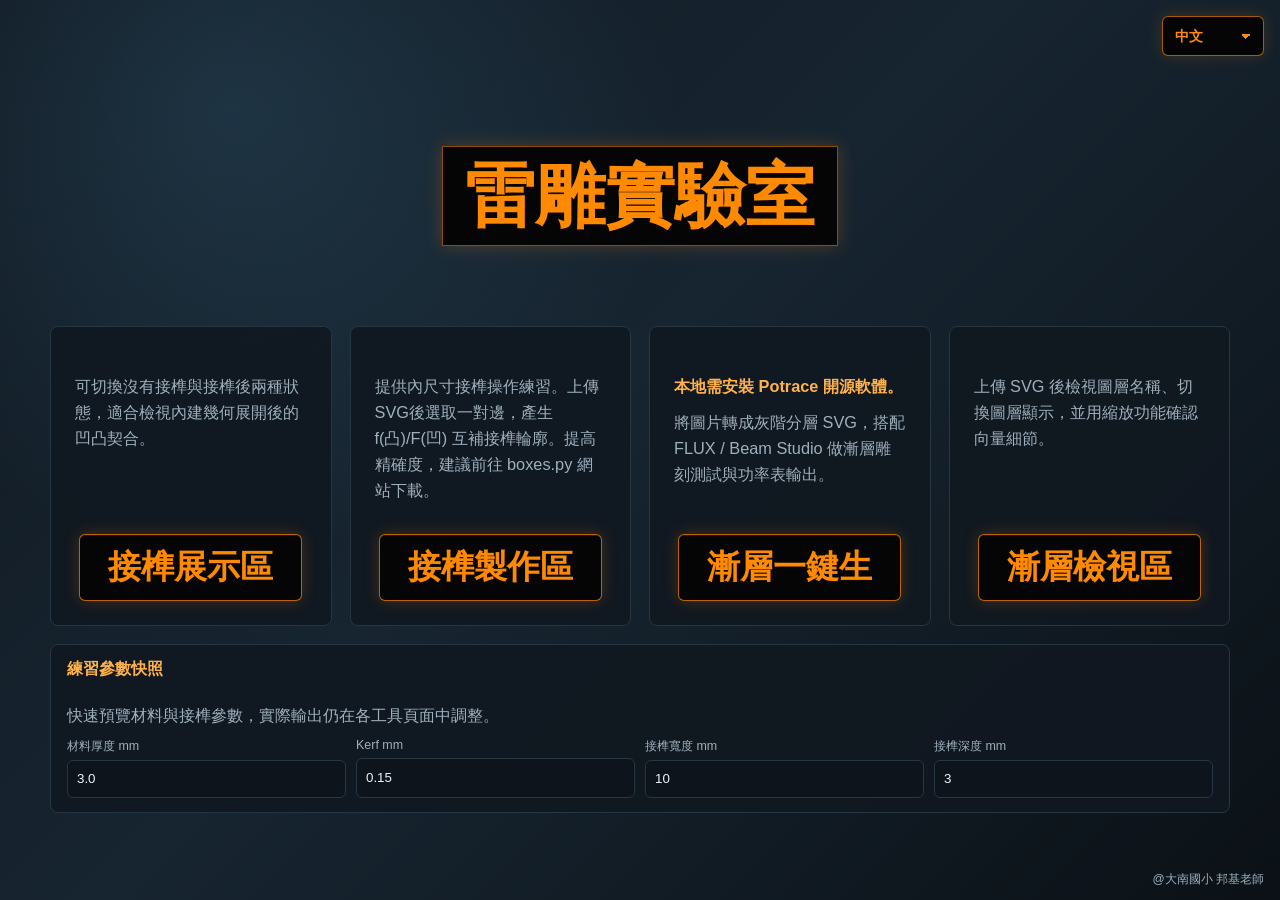
<file: index.html>
<!doctype html>
<html lang="zh-Hant" class="notranslate" translate="no">
  <head>
    <meta charset="utf-8">
    <meta name="google" content="notranslate">
    <meta name="viewport" content="width=device-width, initial-scale=1">
    <title>3D to 2D SVG Tools</title>
    <style>
      :root {
        color-scheme: light;
        --ink: #ecf3f8;
        --muted: #9fb0bd;
        --line: #263642;
        --panel: #101820;
        --panel-strong: #0b1116;
        --canvas: #151d25;
        --steam-blue: #66c0f4;
        --steam-glow: 0 0 8px rgba(102, 192, 244, 0.3);
        --orange: #ff8a00;
        --orange-soft: #ffb24a;
        --black: #050505;
      }

      * {
        box-sizing: border-box;
      }

      body {
        margin: 0;
        min-height: 100vh;
        color: var(--ink);
        background:
          radial-gradient(circle at 18% 12%, rgba(102, 192, 244, 0.14), transparent 28rem),
          linear-gradient(135deg, #101820 0%, #172531 46%, #0b1116 100%);
        font-family: "Trebuchet MS", "Noto Sans TC", "Microsoft JhengHei", sans-serif;
      }

      main {
        min-height: 100vh;
        display: grid;
        place-items: center;
        padding: 28px;
      }

      .home {
        width: min(1180px, 100%);
      }

      .credit {
        position: fixed;
        right: 16px;
        bottom: 12px;
        color: var(--muted);
        font-size: 12px;
        line-height: 1.4;
        text-decoration: none;
      }

      .credit:hover,
      .credit:focus-visible {
        color: var(--steam-blue);
        text-decoration: underline;
      }

      header {
        margin-bottom: 22px;
        text-align: center;
      }

      .language-switcher {
        position: fixed;
        top: 16px;
        right: 16px;
        z-index: 10;
      }

      .language-switcher label {
        display: block;
      }

      .language-switcher span {
        position: absolute;
        inline-size: 1px;
        block-size: 1px;
        overflow: hidden;
        clip: rect(0 0 0 0);
        white-space: nowrap;
      }

      .language-switcher select {
        min-height: 40px;
        border: 1px solid rgba(255, 138, 0, 0.65);
        border-radius: 6px;
        padding: 8px 36px 8px 12px;
        color: var(--orange);
        background:
          linear-gradient(45deg, transparent 50%, var(--orange) 50%),
          linear-gradient(135deg, var(--orange) 50%, transparent 50%),
          var(--black);
        background-position:
          calc(100% - 17px) 17px,
          calc(100% - 12px) 17px,
          100% 0;
        background-repeat: no-repeat;
        background-size: 5px 5px, 5px 5px, 2.5rem 100%;
        box-shadow: 0 0 16px rgba(255, 138, 0, 0.18);
        font: inherit;
        font-size: 0.9rem;
        font-weight: 800;
        appearance: none;
      }

      .language-switcher select:focus-visible {
        border-color: var(--orange-soft);
        outline: 2px solid var(--steam-blue);
        outline-offset: 2px;
      }

      /* High-contrast workshop labels requested for the landing page. */
      .highlight-title,
      .highlight-heading {
        display: inline-block;
        color: var(--orange);
        background: var(--black);
        border: 1px solid rgba(255, 138, 0, 0.55);
        box-shadow: 0 0 16px rgba(255, 138, 0, 0.24);
        font-weight: 800;
        line-height: 1.05;
        letter-spacing: 0;
      }

      .highlight-title {
        padding: 12px 22px;
        font-size: clamp(2.2rem, 6vw, 4.4rem);
      }

      .workbench {
        display: grid;
        gap: 18px;
      }

      .options {
        display: grid;
        grid-template-columns: repeat(4, minmax(0, 1fr));
        gap: 18px;
      }

      .option,
      .control-panel {
        border: 1px solid var(--line);
        border-radius: 8px;
        background: rgba(16, 24, 32, 0.94);
        transition:
          border-color 180ms ease,
          box-shadow 180ms ease,
          transform 180ms ease;
      }

      .option {
        display: grid;
        min-height: 250px;
        padding: 24px;
        color: inherit;
        text-decoration: none;
      }

      /* Steam-blue micro-interaction for cards. */
      .option:hover,
      .option:focus-visible,
      .control-panel:hover {
        border-color: var(--steam-blue);
        box-shadow: var(--steam-glow);
      }

      .option:hover,
      .option:focus-visible {
        transform: translateY(-2px);
        outline: none;
      }

      .highlight-heading {
        padding: 8px 12px;
        font-size: clamp(1.45rem, 3vw, 2.2rem);
      }

      .option p,
      .control-panel p {
        margin: 22px 0 0;
        color: var(--muted);
        font-size: 1.02rem;
        line-height: 1.6;
      }

      .option p + p {
        margin-top: 10px;
      }

      .option .note-line {
        color: var(--orange-soft);
        font-weight: 800;
      }

      .btn-steam {
        align-self: end;
        justify-self: center;
        display: inline-flex;
        align-items: center;
        min-height: 58px;
        margin-top: 30px;
        padding: 10px 28px;
        border: 1px solid rgba(255, 138, 0, 0.72);
        border-radius: 6px;
        color: var(--orange);
        background: var(--black);
        box-shadow:
          0 0 16px rgba(255, 138, 0, 0.22),
          inset 0 1px 0 rgba(255, 255, 255, 0.08);
        font-size: clamp(1.45rem, 2.6vw, 2.15rem);
        font-weight: 800;
        transition:
          transform 90ms ease,
          border-color 180ms ease,
          box-shadow 180ms ease;
      }

      .btn-steam:hover,
      .btn-steam:focus-visible {
        border-color: var(--orange-soft);
        box-shadow:
          0 0 20px rgba(255, 138, 0, 0.3),
          inset 0 1px 0 rgba(255, 255, 255, 0.12);
      }

      /* Active-state click feedback requested for launch buttons. */
      .btn-steam:active {
        transform: scale(0.98);
      }

      .control-panel {
        padding: 14px 16px;
      }

      .panel-title {
        margin: 0;
        color: var(--orange-soft);
        font-size: 1rem;
        font-weight: 800;
      }

      .field-grid {
        display: grid;
        grid-template-columns: repeat(4, minmax(0, 1fr));
        gap: 10px;
        margin-top: 10px;
      }

      label {
        display: grid;
        gap: 5px;
        color: var(--muted);
        font-size: 0.78rem;
      }

      input {
        width: 100%;
        min-height: 38px;
        border: 1px solid var(--line);
        border-radius: 6px;
        padding: 8px 9px;
        color: var(--ink);
        background: #0d141b;
        transition:
          border-color 180ms ease,
          box-shadow 180ms ease,
          background-color 180ms ease;
      }

      /* Steam-blue micro-interaction for input boxes. */
      input:hover,
      input:focus {
        border-color: var(--steam-blue);
        box-shadow: var(--steam-glow);
        background: #0f1a23;
        outline: none;
      }

      @media (max-width: 980px) {
        .options,
        .field-grid {
          grid-template-columns: repeat(2, minmax(0, 1fr));
        }
      }

      @media (max-width: 620px) {
        main {
          padding: 16px;
        }

        .highlight-title {
          font-size: clamp(1.9rem, 11vw, 3.1rem);
        }

        .credit {
          right: 12px;
          bottom: 10px;
        }

        .language-switcher {
          position: static;
          justify-self: end;
          width: min(210px, 100%);
          margin: 0 0 14px auto;
        }

        .language-switcher select {
          width: 100%;
        }

        .options,
        .field-grid {
          grid-template-columns: 1fr;
        }
      }
    </style>
  </head>
  <body>
    <div class="language-switcher">
      <label>
        <span data-i18n="languageLabel">語言</span>
        <select id="languageSelect" aria-label="語言">
          <option value="zh-Hant">中文</option>
          <option value="en">English</option>
        </select>
      </label>
    </div>
    <main>
      <section class="home" aria-labelledby="homeTitle">
        <header>
          <h1 id="homeTitle" class="highlight-title" data-i18n="homeTitle">雷雕實驗室</h1>
        </header>

        <div class="workbench">
          <div class="options">
            <a class="option" href="demo/" target="_blank" rel="noopener">
              <div>
                <p data-i18n="basicDescription">可切換沒有接榫與接榫後兩種狀態，適合檢視內建幾何展開後的凹凸契合。</p>
              </div>
              <span class="btn-steam" data-i18n="basicButton">接榫展示區</span>
            </a>

            <a class="option" href="interlock/" target="_blank" rel="noopener">
              <div>
                <p data-i18n="jointDescription">提供內尺寸接榫操作練習。上傳 SVG後選取一對邊，產生 f(凸)/F(凹) 互補接榫輪廓。提高精確度，建議前往 boxes.py 網站下載。</p>
              </div>
              <span class="btn-steam" data-i18n="jointButton">接榫製作區</span>
            </a>

            <a class="option" href="bmptrace/" target="_blank" rel="noopener">
              <div>
                <p class="note-line" data-i18n="bmptraceNote">本地需安裝 Potrace 開源軟體。</p>
                <p data-i18n="bmptraceDescription">將圖片轉成灰階分層 SVG，搭配 FLUX / Beam Studio 做漸層雕刻測試與功率表輸出。</p>
              </div>
              <span class="btn-steam" data-i18n="bmptraceButton">漸層一鍵生</span>
            </a>

            <a class="option" href="svglayers/" target="_blank" rel="noopener">
              <div>
                <p data-i18n="svglayersDescription">上傳 SVG 後檢視圖層名稱、切換圖層顯示，並用縮放功能確認向量細節。</p>
              </div>
              <span class="btn-steam" data-i18n="svglayersButton">漸層檢視區</span>
            </a>
          </div>

          <section class="control-panel" aria-label="工程資料預覽" data-i18n-aria-label="controlAria">
            <h2 class="panel-title" data-i18n="controlTitle">練習參數快照</h2>
            <p data-i18n="controlDescription">快速預覽材料與接榫參數，實際輸出仍在各工具頁面中調整。</p>
            <div class="field-grid">
              <label>
                <span data-i18n="materialThickness">材料厚度 mm</span>
                <input type="text" value="3.0" aria-label="材料厚度 mm" data-i18n-aria-label="materialThickness">
              </label>
              <label>
                <span data-i18n="kerf">Kerf mm</span>
                <input type="text" value="0.15" aria-label="Kerf mm">
              </label>
              <label>
                <span data-i18n="tabWidth">接榫寬度 mm</span>
                <input type="text" value="10" aria-label="接榫寬度 mm" data-i18n-aria-label="tabWidth">
              </label>
              <label>
                <span data-i18n="tabDepth">接榫深度 mm</span>
                <input type="text" value="3" aria-label="接榫深度 mm" data-i18n-aria-label="tabDepth">
              </label>
            </div>
          </section>
        </div>
      </section>
      <a class="credit" href="function/" target="_blank" rel="noopener">@大南國小 邦基老師</a>
    </main>
    <script>
      const translations = {
        "zh-Hant": {
          documentTitle: "3D to 2D SVG Tools",
          languageLabel: "語言",
          controlAria: "工程資料預覽",
          homeTitle: "雷雕實驗室",
          basicDescription: "可切換沒有接榫與接榫後兩種狀態，適合檢視內建幾何展開後的凹凸契合。",
          basicButton: "接榫展示區",
          jointDescription: "提供內尺寸接榫操作練習。上傳 SVG後選取一對邊，產生 f(凸)/F(凹) 互補接榫輪廓。提高精確度，建議前往 boxes.py 網站下載。",
          jointButton: "接榫製作區",
          bmptraceNote: "本地需安裝 Potrace 開源軟體。",
          bmptraceDescription: "將圖片轉成灰階分層 SVG，搭配 FLUX / Beam Studio 做漸層雕刻測試與功率表輸出。",
          bmptraceButton: "漸層一鍵生",
          svglayersDescription: "上傳 SVG 後檢視圖層名稱、切換圖層顯示，並用縮放功能確認向量細節。",
          svglayersButton: "漸層檢視區",
          controlTitle: "練習參數快照",
          controlDescription: "快速預覽材料與接榫參數，實際輸出仍在各工具頁面中調整。",
          materialThickness: "材料厚度 mm",
          kerf: "Kerf mm",
          tabWidth: "接榫寬度 mm",
          tabDepth: "接榫深度 mm"
        },
        en: {
          documentTitle: "3D to 2D SVG Tools",
          languageLabel: "Language",
          controlAria: "Engineering data preview",
          homeTitle: "Laser Lab",
          basicDescription: "Switch between plain and joined states to inspect how the built-in unfolded geometry fits together.",
          basicButton: "Joinery Demo",
          jointDescription: "An inner-dimension SVG joinery tool. Upload or load an unfolded drawing, keep black lines as protected inner dimensions, use gray material-thickness offset references, and generate orthogonal matching f/F joints from paired edges.",
          jointButton: "Joinery Builder",
          bmptraceNote: "Potrace open-source software must be installed locally.",
          bmptraceDescription: "Convert images into grayscale layered SVGs for FLUX / Beam Studio gradient engraving tests and power tables.",
          bmptraceButton: "Gradient Maker",
          svglayersDescription: "Upload an SVG to inspect layer names, toggle layer visibility, and zoom in to check vector details.",
          svglayersButton: "Layer Inspector",
          controlTitle: "Practice Parameter Snapshot",
          controlDescription: "Preview material and joinery parameters quickly; final output is still adjusted inside each tool page.",
          materialThickness: "Material thickness mm",
          kerf: "Kerf mm",
          tabWidth: "Tab width mm",
          tabDepth: "Tab depth mm"
        },
        de: {
          documentTitle: "3D-zu-2D-SVG-Werkzeuge",
          languageLabel: "Sprache",
          controlAria: "Vorschau der technischen Daten",
          homeTitle: "Laserlabor",
          basicDescription: "Wechseln Sie zwischen Zustand ohne und mit Zapfen, um die Passung der integrierten Abwicklung zu prüfen.",
          basicButton: "Zapfen-Demo",
          jointDescription: "Ein SVG-Zapfenwerkzeug für Innenmaße. Laden Sie eine Abwicklung hoch, behalten Sie schwarze Linien als Innenmaß und erzeugen Sie mit grauen Materialstärke-Referenzen rechtwinklige passende f/F-Verbindungen.",
          jointButton: "Zapfen erstellen",
          bmptraceNote: "Die Open-Source-Software Potrace muss lokal installiert sein.",
          bmptraceDescription: "Wandeln Sie Bilder in graustufige SVG-Ebenen für FLUX / Beam Studio Gravurtests und Leistungstabellen um.",
          bmptraceButton: "Verlauf erstellen",
          svglayersDescription: "Laden Sie eine SVG hoch, prüfen Sie Ebenennamen, schalten Sie Ebenen ein oder aus und zoomen Sie in Vektordetails.",
          svglayersButton: "Ebenen prüfen",
          controlTitle: "Parameter-Schnappschuss",
          controlDescription: "Schnelle Vorschau von Material- und Zapfenparametern; die Ausgabe wird in den einzelnen Werkzeugseiten angepasst.",
          materialThickness: "Materialstärke mm",
          kerf: "Schnittfuge mm",
          tabWidth: "Zapfenbreite mm",
          tabDepth: "Zapfentiefe mm"
        },
        "de-AT": {
          documentTitle: "3D-zu-2D-SVG-Werkzeuge",
          languageLabel: "Sprache",
          controlAria: "Vorschau der technischen Daten",
          homeTitle: "Laserwerkstatt",
          basicDescription: "Wechseln Sie zwischen Zustand ohne und mit Zapfen, um die Passung der integrierten Abwicklung zu kontrollieren.",
          basicButton: "Zapfen-Demo",
          jointDescription: "Ein SVG-Zapfenwerkzeug für Innenmaße. Laden Sie eine Abwicklung hoch, behalten Sie schwarze Linien als Innenmaß und erzeugen Sie mit grauen Materialstärke-Referenzen rechtwinklige passende f/F-Verbindungen.",
          jointButton: "Zapfen bauen",
          bmptraceNote: "Die Open-Source-Software Potrace muss lokal installiert sein.",
          bmptraceDescription: "Wandeln Sie Bilder in graustufige SVG-Ebenen für FLUX / Beam Studio Gravurtests und Leistungstabellen um.",
          bmptraceButton: "Verlauf erzeugen",
          svglayersDescription: "Laden Sie eine SVG hoch, prüfen Sie Ebenennamen, blenden Sie Ebenen ein oder aus und zoomen Sie in Vektordetails.",
          svglayersButton: "Ebenen prüfen",
          controlTitle: "Parameter-Überblick",
          controlDescription: "Schnelle Vorschau von Material- und Zapfenparametern; die Ausgabe wird in den jeweiligen Werkzeugseiten angepasst.",
          materialThickness: "Materialstärke mm",
          kerf: "Schnittfuge mm",
          tabWidth: "Zapfenbreite mm",
          tabDepth: "Zapfentiefe mm"
        }
      };

      const languageSelect = document.querySelector("#languageSelect");
      const defaultLanguage = "zh-Hant";
      const selectableLanguages = new Set(["zh-Hant", "en"]);

      function applyLanguage(language) {
        const safeLanguage = selectableLanguages.has(language) ? language : defaultLanguage;
        const dictionary = translations[safeLanguage] || translations[defaultLanguage];
        document.documentElement.lang = safeLanguage;
        document.documentElement.classList.add("notranslate");
        document.documentElement.setAttribute("translate", "no");
        document.body.setAttribute("translate", "no");
        document.title = dictionary.documentTitle;

        document.querySelectorAll("[data-i18n]").forEach((element) => {
          const key = element.dataset.i18n;
          if (dictionary[key]) element.textContent = dictionary[key];
        });

        document.querySelectorAll("[data-i18n-aria-label]").forEach((element) => {
          const key = element.dataset.i18nAriaLabel;
          if (dictionary[key]) element.setAttribute("aria-label", dictionary[key]);
        });

        languageSelect.value = safeLanguage;
        localStorage.setItem("homeLanguage", languageSelect.value);
      }

      languageSelect.addEventListener("change", (event) => {
        applyLanguage(event.target.value);
      });

      applyLanguage(localStorage.getItem("homeLanguage") || defaultLanguage);
    </script>
  </body>
</html>
</file>
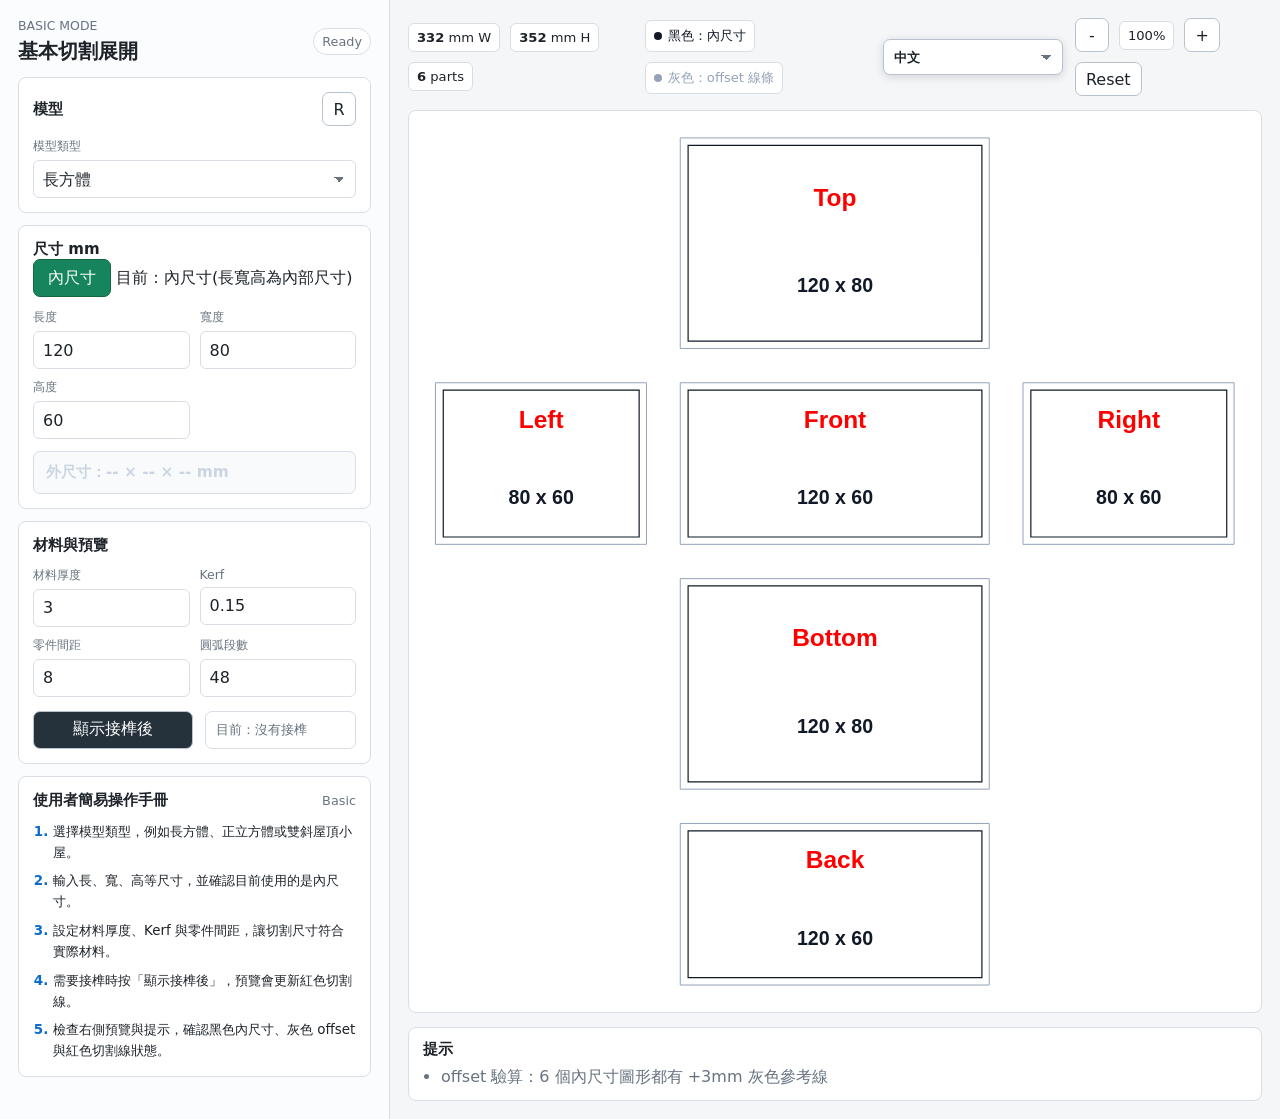
<file: basic/index.html>
﻿<!doctype html>
<html lang="zh-Hant" class="notranslate" translate="no">
  <head>
    <meta charset="utf-8">
    <meta name="google" content="notranslate">
    <meta name="viewport" content="width=device-width, initial-scale=1">
    <title>3D to 2D Basic</title>
    <link rel="stylesheet" href="styles.css?v=20260627-manual">
    <link rel="stylesheet" href="../i18n.css?v=20260628-10">
  </head>
  <body>
    <main class="shell">
      <aside class="controls" aria-label="Basic 2D layout controls">
        <header class="brand">
          <div>
            <p class="eyebrow">Basic mode</p>
            <h1>基本切割展開</h1>
          </div>
          <span class="status-pill" id="statusPill">Ready</span>
        </header>

        <section class="panel" aria-labelledby="modelTitle">
          <div class="section-head">
            <h2 id="modelTitle">模型</h2>
            <button class="icon-button" type="button" id="resetButton" title="Reset parameters" aria-label="Reset parameters">R</button>
          </div>

          <label class="full-field">
            <span>模型類型</span>
            <select id="modelType">
              <option value="cuboid">長方體</option>
              <option value="cube">正立方體</option>
              <option value="gable_house">雙斜屋頂小屋</option>
            </select>
          </label>
        </section>

        <section class="panel" aria-labelledby="sizeTitle">
          <div class="section-head">
            <h2 id="sizeTitle">尺寸 mm</h2>
          </div>

          <div class="dimension-mode-row" aria-label="尺寸基準">
            <button id="innerDimensionButton" class="mode-button" type="button" aria-pressed="true">內尺寸</button>
            <span id="dimensionModeStatus">目前：內尺寸(長寬高為內部尺寸)</span>
          </div>

          <input id="dimensionMode" type="hidden" value="inner">

          <div class="field-grid">
            <label>
              <span>長度</span>
              <input id="length" type="number" min="1" step="1" value="120">
            </label>
            <label>
              <span>寬度</span>
              <input id="width" type="number" min="1" step="1" value="80">
            </label>
            <label>
              <span>高度</span>
              <input id="height" type="number" min="1" step="1" value="60">
            </label>
            <label data-field="house" hidden>
              <span>牆高</span>
              <input id="wallHeight" type="number" min="1" step="1" value="55">
            </label>
            <label data-field="house" hidden>
              <span>屋頂高</span>
              <input id="roofHeight" type="number" min="1" step="1" value="35">
            </label>
          </div>

          <div class="outer-dimension-box" aria-live="polite">
            <span id="outerDimensionStatus">外尺寸：-- × -- × -- mm</span>
          </div>
        </section>

        <section class="panel" aria-labelledby="materialTitle">
          <div class="section-head">
            <h2 id="materialTitle">材料與預覽</h2>
          </div>

          <div class="field-grid">
            <label>
              <span>材料厚度</span>
              <input id="materialThickness" type="number" min="0.1" step="0.1" value="3">
            </label>
            <label>
              <span>Kerf</span>
              <input id="kerfWidth" type="number" min="0" step="0.01" value="0.15">
            </label>
            <label>
              <span>零件間距</span>
              <input id="partGap" type="number" min="0" step="1" value="8">
            </label>
            <label>
              <span>圓弧段數</span>
              <input id="segments" type="number" min="8" step="1" value="48">
            </label>
          </div>

          <input id="tabWidth" type="hidden" value="10">
          <input id="tabDepth" type="hidden" value="3">
          <input id="tabSpacing" type="hidden" value="8">
          <input id="joineryToggle" type="checkbox" hidden>
          <div class="toggle-row joinery-mode-row">
            <button id="joineryModeButton" class="mode-button" type="button" aria-pressed="false">
              顯示接榫後
            </button>
            <span id="joineryModeStatus">目前：沒有接榫</span>
          </div>
        </section>

        <section class="panel manual-panel" aria-labelledby="manualTitle">
          <div class="section-head">
            <h2 id="manualTitle">使用者簡易操作手冊</h2>
            <span>Basic</span>
          </div>
          <ol class="manual-list">
            <li>選擇模型類型，例如長方體、正立方體或雙斜屋頂小屋。</li>
            <li>輸入長、寬、高等尺寸，並確認目前使用的是內尺寸。</li>
            <li>設定材料厚度、Kerf 與零件間距，讓切割尺寸符合實際材料。</li>
            <li>需要接榫時按「顯示接榫後」，預覽會更新紅色切割線。</li>
            <li>檢查右側預覽與提示，確認黑色內尺寸、灰色 offset 與紅色切割線狀態。</li>
          </ol>
        </section>
      </aside>

      <section class="workspace" aria-label="2D output preview">
        <div class="toolbar">
          <div class="metric-strip">
            <span><strong id="widthMetric">0</strong> mm W</span>
            <span><strong id="heightMetric">0</strong> mm H</span>
            <span><strong id="pathMetric">0</strong> parts</span>
          </div>
          <div class="legend" aria-label="Layer legend">
            <span class="dimension">黑色：內尺寸</span>
            <span class="offset">灰色：offset 線條</span>
            <span class="cut">紅色：接榫後切割線</span>
          </div>
          <div class="zoom-controls" aria-label="Preview zoom controls">
            <button id="zoomOutButton" type="button" title="Zoom out" aria-label="Zoom out">-</button>
            <span id="zoomLevel">100%</span>
            <button id="zoomInButton" type="button" title="Zoom in" aria-label="Zoom in">+</button>
            <button id="zoomResetButton" type="button" title="Reset zoom" aria-label="Reset zoom">Reset</button>
          </div>
        </div>

        <div class="preview-frame">
          <svg id="previewSvg" role="img" aria-label="Generated 2D laser preview"></svg>
        </div>

        <div class="warnings" aria-live="polite">
          <h2>提示</h2>
          <ul id="warningList">
            <li>No warnings.</li>
          </ul>
        </div>
      </section>
    </main>

    <script src="app.js?v=20260629-toggle-offset-red-lines"></script>
    <script src="../i18n.js?v=20260701-basic-no-export"></script>
  </body>
</html>
</file>
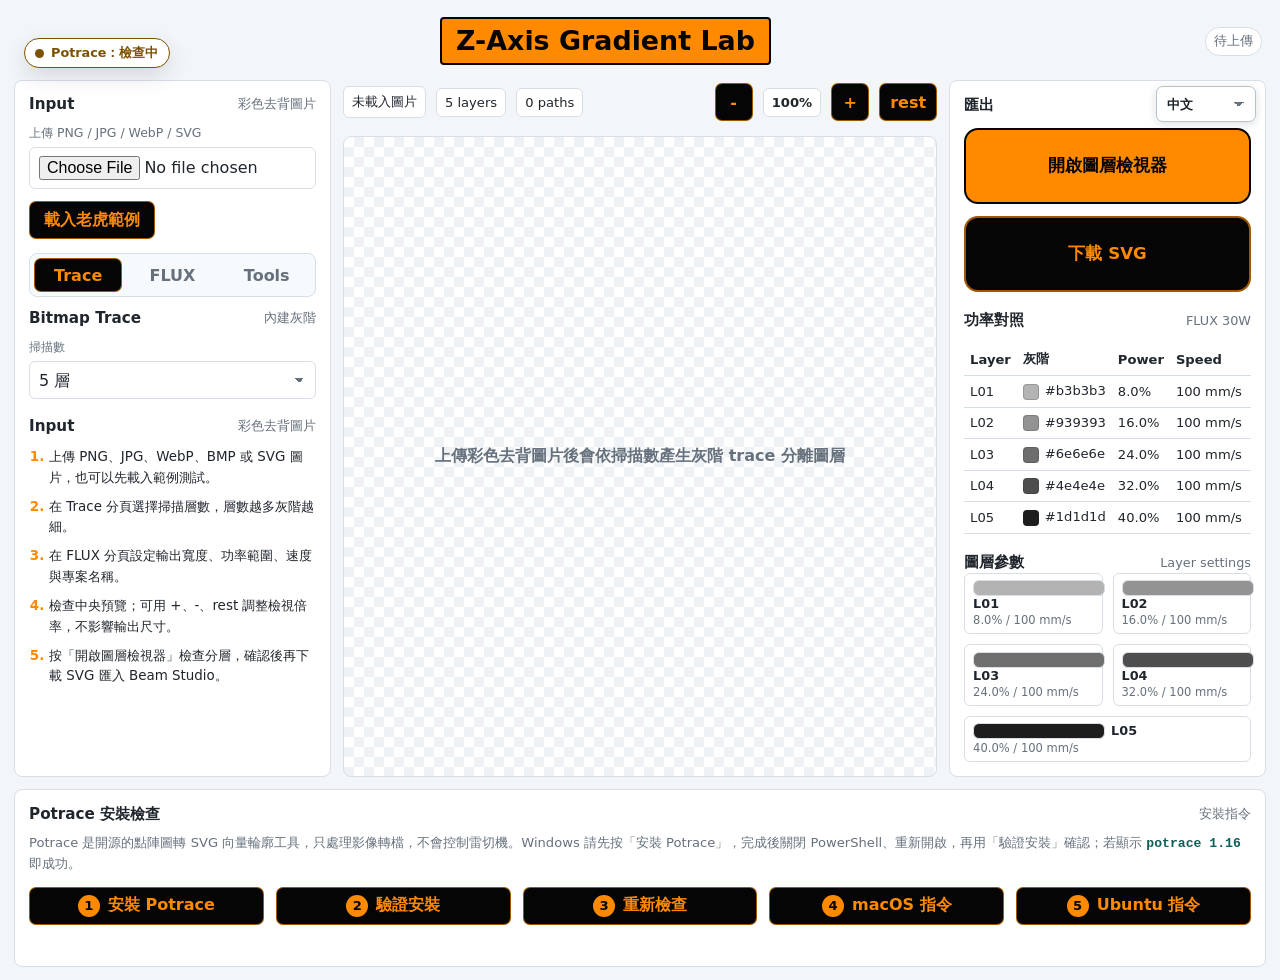
<file: bmptrace/index.html>
<!doctype html>
<html lang="zh-Hant" class="notranslate" translate="no">
  <head>
    <meta charset="utf-8">
    <meta name="google" content="notranslate">
    <meta name="viewport" content="width=device-width, initial-scale=1">
    <title>Z-Axis Gradient Lab</title>
    <link rel="stylesheet" href="styles.css?v=20260627-16">
    <link rel="stylesheet" href="../i18n.css?v=20260628-11">
  </head>
  <body>
    <main class="shell">
      <div class="floating-tool-status warn" id="topPotraceBadge" aria-live="polite" hidden>
        <span class="status-dot"></span>
        <span>Potrace：檢查中</span>
      </div>
      <header class="brand">
        <div>
          <h1>Z-Axis Gradient Lab</h1>
        </div>
        <span class="status-pill" id="statusText">待上傳</span>
      </header>

      <section class="top-grid" aria-label="Gradient laser workflow">
        <aside class="panel input-column">
          <div class="section-head">
            <h2>Input</h2>
            <span>彩色去背圖片</span>
          </div>

          <label class="full-field file-field">
            <span>上傳 PNG / JPG / WebP / SVG</span>
            <input id="imageInput" type="file" accept="image/png,image/jpeg,image/webp,image/bmp,image/svg+xml,.svg">
          </label>
          <div class="actions">
            <button id="loadSample" type="button">載入老虎範例</button>
          </div>
          <canvas id="sourceCanvas" hidden></canvas>

          <div class="tabs" role="tablist" aria-label="Parameter tabs">
            <button class="tab-button active" type="button" data-tab="traceTab">Trace</button>
            <button class="tab-button" type="button" data-tab="fluxTab">FLUX</button>
            <button class="tab-button" type="button" data-tab="toolsTab">Tools</button>
          </div>

          <div class="tab-panel active" id="traceTab">
            <div class="section-head compact-head">
              <h2>Bitmap Trace</h2>
              <span>內建灰階</span>
            </div>
            <div class="field-grid single-field">
              <label>
                <span>掃描數</span>
                <select id="traceScans">
                  <option value="5" selected>5 層</option>
                  <option value="7">7 層</option>
                  <option value="12">12 層</option>
                  <option value="24">24 層</option>
                </select>
              </label>
            </div>
          </div>

          <div class="tab-panel" id="fluxTab">
            <div class="section-head compact-head">
              <h2>FLUX Output</h2>
              <span>功率設定</span>
            </div>
            <div class="field-grid">
              <label>
                <span>機型額定功率</span>
                <select id="machineWatts">
                  <option value="30" selected>FLUX 30W</option>
                  <option value="40">FLUX 40W</option>
                  <option value="50">FLUX 50W</option>
                </select>
              </label>
              <label>
                <span>輸出寬度 mm</span>
                <input id="outputWidthMm" type="number" min="10" max="600" step="1" value="100">
              </label>
              <label>
                <span>最低功率 %</span>
                <input id="minPower" type="number" min="0" max="100" step="0.1" value="8">
              </label>
              <label>
                <span>最高功率 %</span>
                <input id="maxPower" type="number" min="0" max="100" step="0.1" value="40">
              </label>
              <label>
                <span>速度 mm/s</span>
                <input id="engraveSpeed" type="number" min="1" max="1000" step="1" value="100">
              </label>
              <label>
                <span>輸出模式</span>
                <select id="outputMode">
                  <option value="trace" selected>平滑 Trace 分層</option>
                  <option value="rect">快速矩形分層</option>
                </select>
              </label>
              <label>
                <span>專案名稱</span>
                <input id="projectName" type="text" maxlength="48" value="flux_gradient_test">
              </label>
            </div>
          </div>

          <div class="tab-panel" id="toolsTab">
            <div class="section-head compact-head">
              <h2>工具狀態</h2>
              <span>Potrace</span>
            </div>
            <div class="tool-status" id="potraceStatus">正在檢查 Potrace...</div>
            <div class="actions">
              <button id="checkTools" type="button">重新檢查工具</button>
            </div>
          </div>

          <div class="section-head table-head">
            <h2>使用者簡易操作手冊</h2>
            <span>BMP Trace</span>
          </div>
          <ol class="manual-list">
            <li>上傳 PNG、JPG、WebP、BMP 或 SVG 圖片，也可以先載入範例測試。</li>
            <li>在 Trace 分頁選擇掃描層數，層數越多灰階越細。</li>
            <li>在 FLUX 分頁設定輸出寬度、功率範圍、速度與專案名稱。</li>
            <li>檢查中央預覽；可用 +、-、rest 調整檢視倍率，不影響輸出尺寸。</li>
            <li>按「開啟圖層檢視器」檢查分層，確認後再下載 SVG 匯入 Beam Studio。</li>
          </ol>
        </aside>

        <section class="workspace" aria-label="Gradient preview">
          <div class="toolbar">
            <div class="metric-strip">
              <span id="imageMetric">未載入圖片</span>
              <span id="svgMetric">5 layers</span>
              <span id="cellMetric">0 paths</span>
            </div>
            <div class="zoom-controls" aria-label="Preview zoom controls">
              <button id="zoomOut" type="button" aria-label="Zoom out">-</button>
              <span id="zoomMetric" aria-live="polite">100%</span>
              <button id="zoomIn" type="button" aria-label="Zoom in">+</button>
              <button id="resetView" type="button">rest</button>
            </div>
          </div>

          <div class="preview-frame">
            <figure class="source-inset" id="sourceInset" hidden>
              <img id="sourcePreview" alt="原始彩色圖片預覽">
              <figcaption>原始彩色</figcaption>
            </figure>
            <svg id="previewSvg" role="img" aria-label="Generated Beam Studio layer preview"></svg>
            <div class="empty-state" id="emptyState">上傳彩色去背圖片後會依掃描數產生灰階 trace 分離圖層</div>
          </div>
        </section>

        <aside class="panel export-column">
          <div class="section-head">
            <h2>匯出</h2>
            <span id="layerSummary">5 灰階 / 5 層</span>
          </div>
          <div class="actions export-actions">
            <button id="openLayerInspector" class="breathing-button" type="button" disabled>開啟圖層檢視器</button>
            <button id="downloadSvg" type="button" disabled>下載 SVG</button>
          </div>
          <div class="download-fallback" id="downloadFallback" hidden></div>

          <div class="section-head table-head">
            <h2>功率對照</h2>
            <span id="profileSummary">FLUX 30W</span>
          </div>
          <div class="table-wrap">
            <table>
              <thead>
                <tr>
                  <th>Layer</th>
                  <th>灰階</th>
                  <th>Power</th>
                  <th>Speed</th>
                  <th>Est. W</th>
                </tr>
              </thead>
              <tbody id="powerTable"></tbody>
            </table>
          </div>
          <div class="section-head table-head">
            <h2>圖層參數</h2>
            <span>Layer settings</span>
          </div>
          <div class="legend" id="legend"></div>

        </aside>
      </section>

      <section class="bottom-tools">
        <div class="panel">
          <div class="section-head">
            <h2 class="install-title">
              Potrace 安裝檢查
              <span class="install-badge warn" id="potraceInstallBadge">檢查中</span>
            </h2>
            <span>安裝指令</span>
          </div>
          <p class="install-note">Potrace 是開源的點陣圖轉 SVG 向量輪廓工具，只處理影像轉檔，不會控制雷切機。Windows 請先按「安裝 Potrace」，完成後關閉 PowerShell、重新開啟，再用「驗證安裝」確認；若顯示 <code>potrace 1.16</code> 即成功。</p>
          <div class="actions install-actions">
            <button type="button" class="copy-command step-button" data-copy-command="$script=&quot;$env:TEMP\bmptrace-install-potrace.ps1&quot;&#10;Invoke-WebRequest -Uri &quot;https://panggihsieh.github.io/3Dto2D/bmptrace/install/bmptrace-install-potrace.ps1&quot; -OutFile $script&#10;powershell -ExecutionPolicy Bypass -File $script">
              <span class="step-badge">1</span>
              安裝 Potrace
            </button>
            <button type="button" class="copy-command step-button" data-copy-command="potrace --version">
              <span class="step-badge">2</span>
              驗證安裝
            </button>
            <button type="button" class="recheck-tools step-button">
              <span class="step-badge">3</span>
              重新檢查
            </button>
            <button type="button" class="copy-command step-button" data-copy-command="brew install potrace&#10;potrace --version">
              <span class="step-badge">4</span>
              macOS 指令
            </button>
            <button type="button" class="copy-command step-button" data-copy-command="sudo apt update&#10;sudo apt install potrace&#10;potrace --version">
              <span class="step-badge">5</span>
              Ubuntu 指令
            </button>
          </div>
          <div class="copy-status" id="copyStatus" aria-live="polite"></div>
        </div>
      </section>
    </main>

    <div class="modal-backdrop" id="installModal" hidden>
      <section class="modal" role="dialog" aria-modal="true" aria-labelledby="installModalTitle">
        <div class="section-head">
          <h2 id="installModalTitle">尚未偵測到 Potrace，請用三步驟完成 Windows 安裝與驗證</h2>
          <span>請安裝</span>
        </div>
        <div class="actions install-actions">
          <button type="button" class="copy-command step-button" data-copy-command="$script=&quot;$env:TEMP\bmptrace-install-potrace.ps1&quot;&#10;Invoke-WebRequest -Uri &quot;https://panggihsieh.github.io/3Dto2D/bmptrace/install/bmptrace-install-potrace.ps1&quot; -OutFile $script&#10;powershell -ExecutionPolicy Bypass -File $script">
            <span class="step-badge">1</span>
            安裝 Potrace
          </button>
          <button type="button" class="copy-command step-button" data-copy-command="potrace --version">
            <span class="step-badge">2</span>
            驗證安裝
          </button>
          <button type="button" class="recheck-tools step-button">
            <span class="step-badge">3</span>
            重新檢查
          </button>
        </div>
        <div class="actions modal-actions">
          <button id="closeInstallModal" type="button">稍後再說</button>
        </div>
      </section>
    </div>

    <div class="modal-backdrop inspector-backdrop" id="layerInspectorModal" hidden>
      <section class="modal inspector-modal" role="dialog" aria-modal="true" aria-labelledby="layerInspectorModalTitle">
        <div class="section-head inspector-head">
          <h2 id="layerInspectorModalTitle">SVG 圖層檢視器</h2>
          <button id="closeLayerInspectorModal" type="button" aria-label="關閉圖層檢視器">關閉</button>
        </div>
        <iframe id="layerInspectorFrame" title="SVG 圖層檢視器"></iframe>
      </section>
    </div>

    <script src="vendor/imagetracer_v1.2.6.js"></script>
    <script src="app.js?v=20260627-8"></script>
    <script src="../i18n.js?v=20260628-13"></script>
  </body>
</html>
</file>
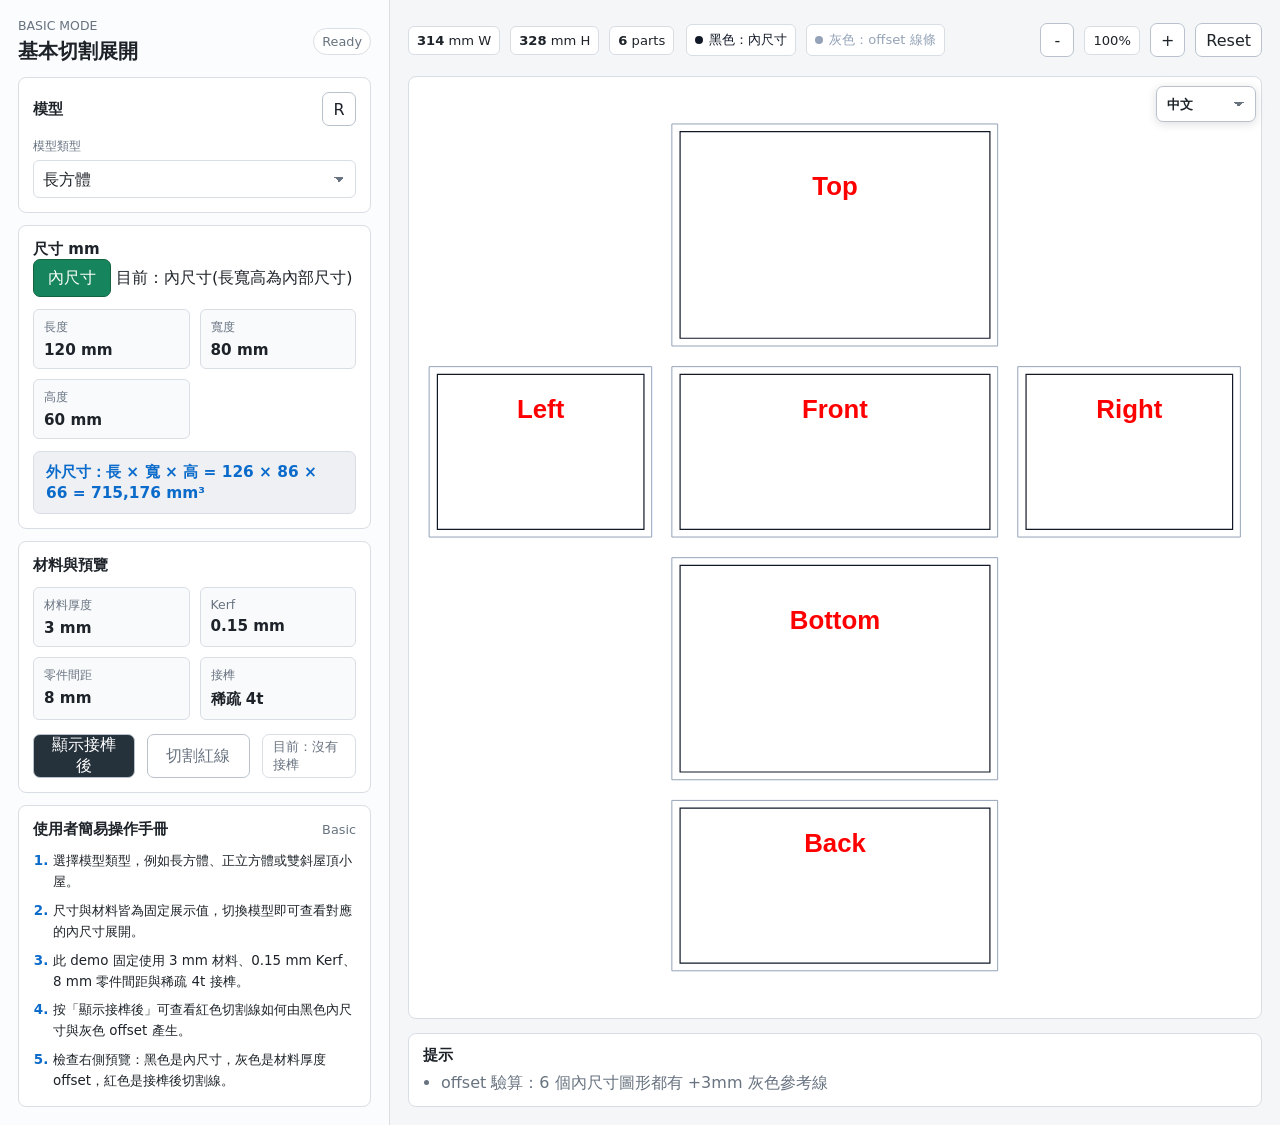
<file: demo/index.html>
﻿<!doctype html>
<html lang="zh-Hant" class="notranslate" translate="no">
  <head>
    <meta charset="utf-8">
    <meta name="google" content="notranslate">
    <meta name="viewport" content="width=device-width, initial-scale=1">
    <title>3D to 2D Basic</title>
    <link rel="stylesheet" href="styles.css?v=20260701-cut-red-line">
    <link rel="stylesheet" href="../i18n.css?v=20260628-10">
  </head>
  <body>
    <main class="shell">
      <aside class="controls" aria-label="Basic 2D layout controls">
        <header class="brand">
          <div>
            <p class="eyebrow">Basic mode</p>
            <h1>基本切割展開</h1>
          </div>
          <span class="status-pill" id="statusPill">Ready</span>
        </header>

        <section class="panel" aria-labelledby="modelTitle">
          <div class="section-head">
            <h2 id="modelTitle">模型</h2>
            <button class="icon-button" type="button" id="resetButton" title="Reset parameters" aria-label="Reset parameters">R</button>
          </div>

          <label class="full-field">
            <span>模型類型</span>
            <select id="modelType">
              <option value="cuboid">長方體</option>
              <option value="cube">正立方體</option>
              <option value="gable_house">雙斜屋頂小屋</option>
            </select>
          </label>
        </section>

        <section class="panel" aria-labelledby="sizeTitle">
          <div class="section-head">
            <h2 id="sizeTitle">尺寸 mm</h2>
          </div>

          <div class="dimension-mode-row" aria-label="尺寸基準">
            <button id="innerDimensionButton" class="mode-button" type="button" aria-pressed="true">內尺寸</button>
            <span id="dimensionModeStatus">目前：內尺寸(長寬高為內部尺寸)</span>
          </div>

          <input id="dimensionMode" type="hidden" value="inner">

          <div class="field-grid fixed-value-grid">
            <div class="fixed-field">
              <span>長度</span>
              <strong data-size-value="length">120 mm</strong>
            </div>
            <div class="fixed-field">
              <span>寬度</span>
              <strong data-size-value="width">80 mm</strong>
            </div>
            <div class="fixed-field">
              <span>高度</span>
              <strong data-size-value="height">60 mm</strong>
            </div>
            <div class="fixed-field" data-field="house" hidden>
              <span>牆高</span>
              <strong data-size-value="wallHeight">55 mm</strong>
            </div>
            <div class="fixed-field" data-field="house" hidden>
              <span>屋頂高</span>
              <strong data-size-value="roofHeight">35 mm</strong>
            </div>
          </div>

          <input id="length" type="hidden" value="120">
          <input id="width" type="hidden" value="80">
          <input id="height" type="hidden" value="60">
          <input id="wallHeight" type="hidden" value="55">
          <input id="roofHeight" type="hidden" value="35">

          <div class="outer-dimension-box" aria-live="polite">
            <span id="outerDimensionStatus">外尺寸：-- × -- × -- mm</span>
          </div>
        </section>

        <section class="panel" aria-labelledby="materialTitle">
          <div class="section-head">
            <h2 id="materialTitle">材料與預覽</h2>
          </div>

          <div class="field-grid fixed-value-grid">
            <div class="fixed-field">
              <span>材料厚度</span>
              <strong>3 mm</strong>
            </div>
            <div class="fixed-field">
              <span>Kerf</span>
              <strong>0.15 mm</strong>
            </div>
            <div class="fixed-field">
              <span>零件間距</span>
              <strong>8 mm</strong>
            </div>
            <div class="fixed-field">
              <span>接榫</span>
              <strong>稀疏 4t</strong>
            </div>
          </div>

          <input id="materialThickness" type="hidden" value="3">
          <input id="kerfWidth" type="hidden" value="0.15">
          <input id="partGap" type="hidden" value="8">
          <input id="segments" type="hidden" value="48">
          <input id="tabWidth" type="hidden" value="12">
          <input id="tabDepth" type="hidden" value="3">
          <input id="tabSpacing" type="hidden" value="12">
          <input id="joineryToggle" type="checkbox" hidden>
          <div class="toggle-row joinery-mode-row">
            <button id="joineryModeButton" class="mode-button" type="button" aria-pressed="false">
              顯示接榫後
            </button>
            <button id="cutOnlyViewButton" class="mode-button cut-only-button" type="button" aria-pressed="false">
              切割紅線
            </button>
            <span id="joineryModeStatus">目前：沒有接榫</span>
          </div>
        </section>

        <section class="panel manual-panel" aria-labelledby="manualTitle">
          <div class="section-head">
            <h2 id="manualTitle">使用者簡易操作手冊</h2>
            <span>Basic</span>
          </div>
          <ol class="manual-list">
            <li>選擇模型類型，例如長方體、正立方體或雙斜屋頂小屋。</li>
            <li>尺寸與材料皆為固定展示值，切換模型即可查看對應的內尺寸展開。</li>
            <li>此 demo 固定使用 3 mm 材料、0.15 mm Kerf、8 mm 零件間距與稀疏 4t 接榫。</li>
            <li>按「顯示接榫後」可查看紅色切割線如何由黑色內尺寸與灰色 offset 產生。</li>
            <li>檢查右側預覽：黑色是內尺寸，灰色是材料厚度 offset，紅色是接榫後切割線。</li>
          </ol>
        </section>
      </aside>

      <section class="workspace" aria-label="2D output preview">
        <div class="toolbar">
          <div class="metric-strip">
            <span><strong id="widthMetric">0</strong> mm W</span>
            <span><strong id="heightMetric">0</strong> mm H</span>
            <span><strong id="pathMetric">0</strong> parts</span>
          </div>
          <div class="legend" aria-label="Layer legend">
            <span class="dimension">黑色：內尺寸</span>
            <span class="offset">灰色：offset 線條</span>
            <span class="cut">紅色：接榫後切割線</span>
          </div>
          <div class="zoom-controls" aria-label="Preview zoom controls">
            <button id="zoomOutButton" type="button" title="Zoom out" aria-label="Zoom out">-</button>
            <span id="zoomLevel">100%</span>
            <button id="zoomInButton" type="button" title="Zoom in" aria-label="Zoom in">+</button>
            <button id="zoomResetButton" type="button" title="Reset zoom" aria-label="Reset zoom">Reset</button>
          </div>
        </div>

        <div class="preview-frame">
          <svg id="previewSvg" role="img" aria-label="Generated 2D laser preview"></svg>
        </div>

        <div class="warnings" aria-live="polite">
          <h2>提示</h2>
          <ul id="warningList">
            <li>No warnings.</li>
          </ul>
        </div>
      </section>
    </main>

    <script src="app.js?v=20260701-cut-red-line-black-tags"></script>
    <script src="../i18n.js?v=20260628-13"></script>
  </body>
</html>
</file>
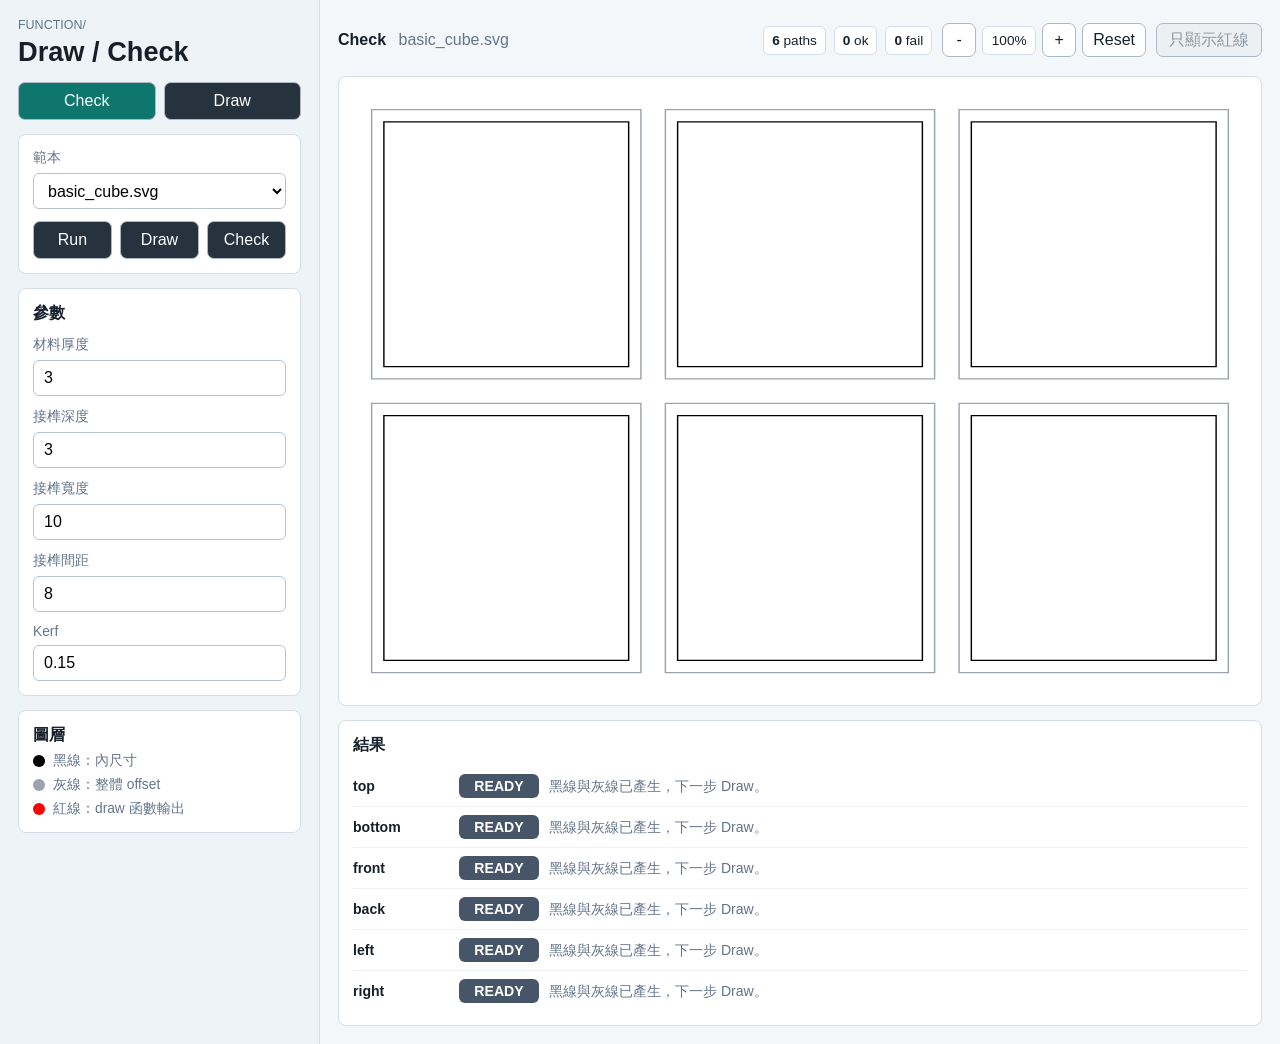
<file: function/index.html>
<!doctype html>
<html lang="zh-Hant">
  <head>
    <meta charset="utf-8">
    <meta name="viewport" content="width=device-width, initial-scale=1">
    <title>Function Draw Check</title>
    <link rel="stylesheet" href="styles.css">
  </head>
  <body>
    <main class="shell">
      <aside class="sidebar">
        <header>
          <p class="eyebrow">function/</p>
          <h1>Draw / Check</h1>
        </header>

        <div class="mode-tabs" role="tablist" aria-label="Function mode">
          <button id="checkMode" type="button" class="active" aria-pressed="true">Check</button>
          <button id="drawMode" type="button" aria-pressed="false">Draw</button>
        </div>

        <section class="panel">
          <label>
            <span>範本</span>
            <select id="sampleSelect"></select>
          </label>
          <div class="actions pipeline-actions" aria-label="Function pipeline">
            <button id="runButton" type="button">Run</button>
            <button id="drawButton" type="button">Draw</button>
            <button id="checkButton" type="button">Check</button>
          </div>
        </section>

        <section class="panel">
          <h2>參數</h2>
          <label>
            <span>材料厚度</span>
            <input id="materialThickness" type="number" min="0.1" step="0.1" value="3">
          </label>
          <label>
            <span>接榫深度</span>
            <input id="tabDepth" type="number" min="0.1" step="0.1" value="3">
          </label>
          <label>
            <span>接榫寬度</span>
            <input id="tabWidth" type="number" min="0.1" step="0.1" value="10">
          </label>
          <label>
            <span>接榫間距</span>
            <input id="tabSpacing" type="number" min="0" step="0.1" value="8">
          </label>
          <label>
            <span>Kerf</span>
            <input id="kerfWidth" type="number" min="0" step="0.01" value="0.15">
          </label>
        </section>

        <section class="panel compact">
          <h2>圖層</h2>
          <p><span class="swatch black"></span>黑線：內尺寸</p>
          <p><span class="swatch gray"></span>灰線：整體 offset</p>
          <p><span class="swatch red"></span>紅線：draw 函數輸出</p>
        </section>
      </aside>

      <section class="workspace">
        <div class="toolbar">
          <div>
            <strong id="modeTitle">Check</strong>
            <span id="sampleTitle">basic_cube.svg</span>
          </div>
          <div class="toolbar-actions">
            <div class="stats">
              <span><strong id="pathCount">0</strong> paths</span>
              <span><strong id="okCount">0</strong> ok</span>
              <span><strong id="failCount">0</strong> fail</span>
            </div>
            <div class="zoom-controls" aria-label="Preview zoom controls">
              <button id="zoomOutButton" type="button" title="Zoom out" aria-label="Zoom out">-</button>
              <span id="zoomLevel">100%</span>
              <button id="zoomInButton" type="button" title="Zoom in" aria-label="Zoom in">+</button>
              <button id="zoomResetButton" type="button" title="Reset zoom" aria-label="Reset zoom">Reset</button>
            </div>
            <button id="redOnlyButton" class="red-only-button" type="button" aria-pressed="false">只顯示紅線</button>
          </div>
        </div>

        <div class="preview-wrap">
          <svg id="previewSvg" role="img" aria-label="Draw and check preview"></svg>
        </div>

        <section class="results">
          <h2>結果</h2>
          <div id="resultList"></div>
        </section>
      </section>
    </main>

    <script src="auto-joinery.js"></script>
    <script src="app.js"></script>
  </body>
</html>
</file>
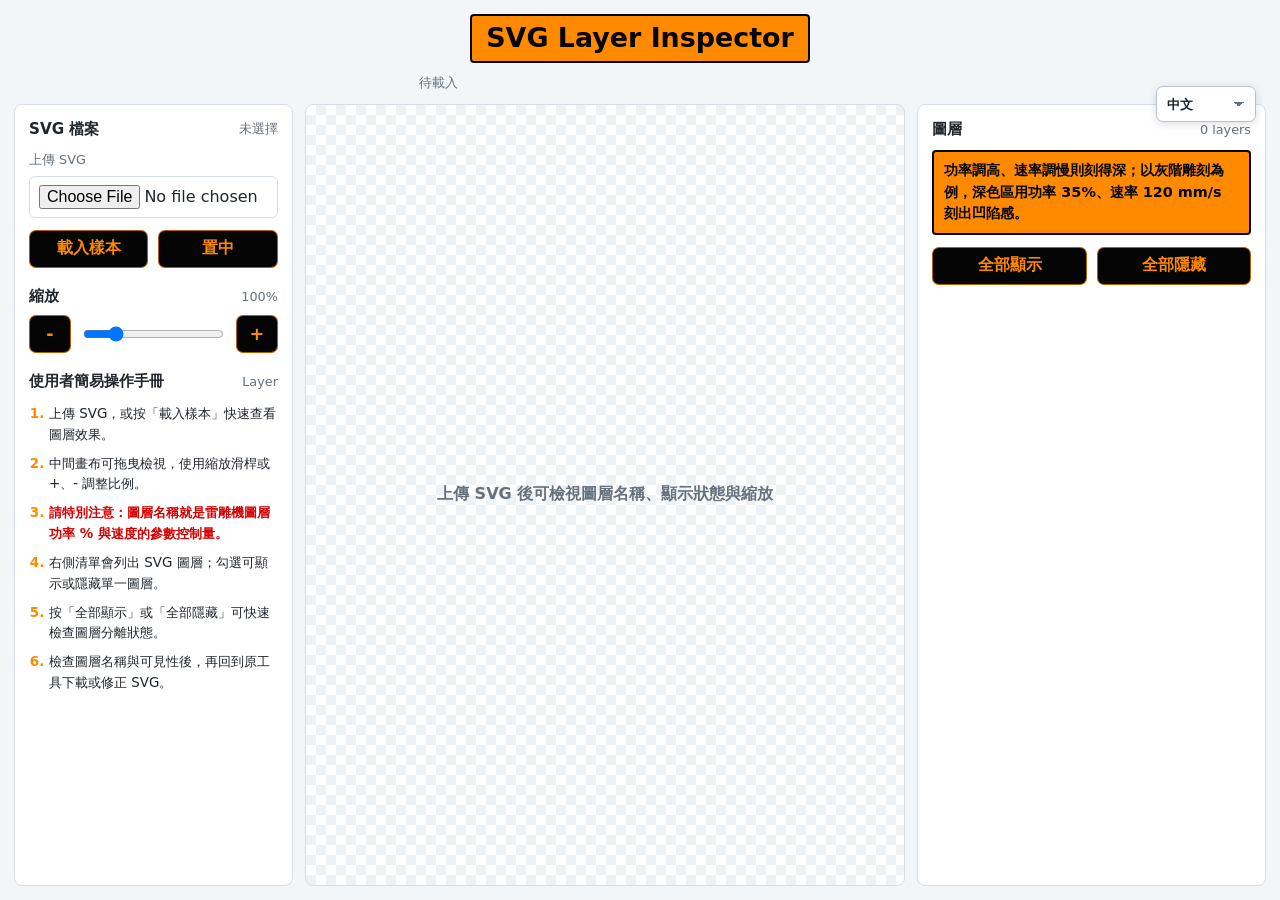
<file: svglayers/index.html>
<!doctype html>
<html lang="zh-Hant" class="notranslate" translate="no">
  <head>
    <meta charset="utf-8">
    <meta name="google" content="notranslate">
    <meta name="viewport" content="width=device-width, initial-scale=1">
    <title>SVG Layer Inspector</title>
    <link rel="stylesheet" href="styles.css?v=20260628-7">
    <link rel="stylesheet" href="../i18n.css?v=20260628-11">
  </head>
  <body>
    <main class="shell">
      <header class="brand">
        <h1>SVG Layer Inspector</h1>
        <span id="statusText">待載入</span>
      </header>

      <section class="layout">
        <aside class="panel side-panel">
          <div class="section-head">
            <h2>SVG 檔案</h2>
            <span id="fileMeta">未選擇</span>
          </div>
          <label class="file-field">
            <span>上傳 SVG</span>
            <input id="svgInput" type="file" accept="image/svg+xml,.svg">
          </label>
          <div class="actions">
            <button id="loadSample" type="button">載入樣本</button>
            <button id="fitView" type="button">置中</button>
          </div>

          <div class="zoom-panel">
            <div class="section-head compact">
              <h2>縮放</h2>
              <span id="zoomText">100%</span>
            </div>
            <div class="zoom-row">
              <button id="zoomOut" type="button" aria-label="縮小">-</button>
              <input id="zoomRange" type="range" min="25" max="400" step="5" value="100" aria-label="縮放比例">
              <button id="zoomIn" type="button" aria-label="放大">+</button>
            </div>
          </div>

          <section class="manual-panel" aria-labelledby="manualTitle">
            <div class="section-head compact">
              <h2 id="manualTitle">使用者簡易操作手冊</h2>
              <span>Layer</span>
            </div>
            <ol class="manual-list">
              <li>上傳 SVG，或按「載入樣本」快速查看圖層效果。</li>
              <li>中間畫布可拖曳檢視，使用縮放滑桿或 +、- 調整比例。</li>
              <li class="manual-warning">請特別注意：圖層名稱就是雷雕機圖層功率 % 與速度的參數控制量。</li>
              <li>右側清單會列出 SVG 圖層；勾選可顯示或隱藏單一圖層。</li>
              <li>按「全部顯示」或「全部隱藏」可快速檢查圖層分離狀態。</li>
              <li>檢查圖層名稱與可見性後，再回到原工具下載或修正 SVG。</li>
            </ol>
          </section>
        </aside>

        <section class="workspace">
          <div class="viewer" id="viewer">
            <div class="canvas" id="canvas">
              <div class="empty-state" id="emptyState">上傳 SVG 後可檢視圖層名稱、顯示狀態與縮放</div>
              <div class="svg-stage" id="svgStage"></div>
            </div>
          </div>
        </section>

        <aside class="panel layer-panel">
          <div class="section-head">
            <h2>圖層</h2>
            <span id="layerCount">0 layers</span>
          </div>
          <p class="layer-note" id="layerDepthNote">功率調高、速率調慢則刻得深；以灰階雕刻為例，深色區用功率 35%、速率 120 mm/s 刻出凹陷感。</p>
          <div class="layer-actions">
            <button id="showAll" type="button">全部顯示</button>
            <button id="hideAll" type="button">全部隱藏</button>
          </div>
          <ol class="layer-list" id="layerList"></ol>
        </aside>
      </section>
    </main>

    <script src="app.js?v=20260628-4"></script>
    <script src="../i18n.js?v=20260628-13"></script>
  </body>
</html>
</file>
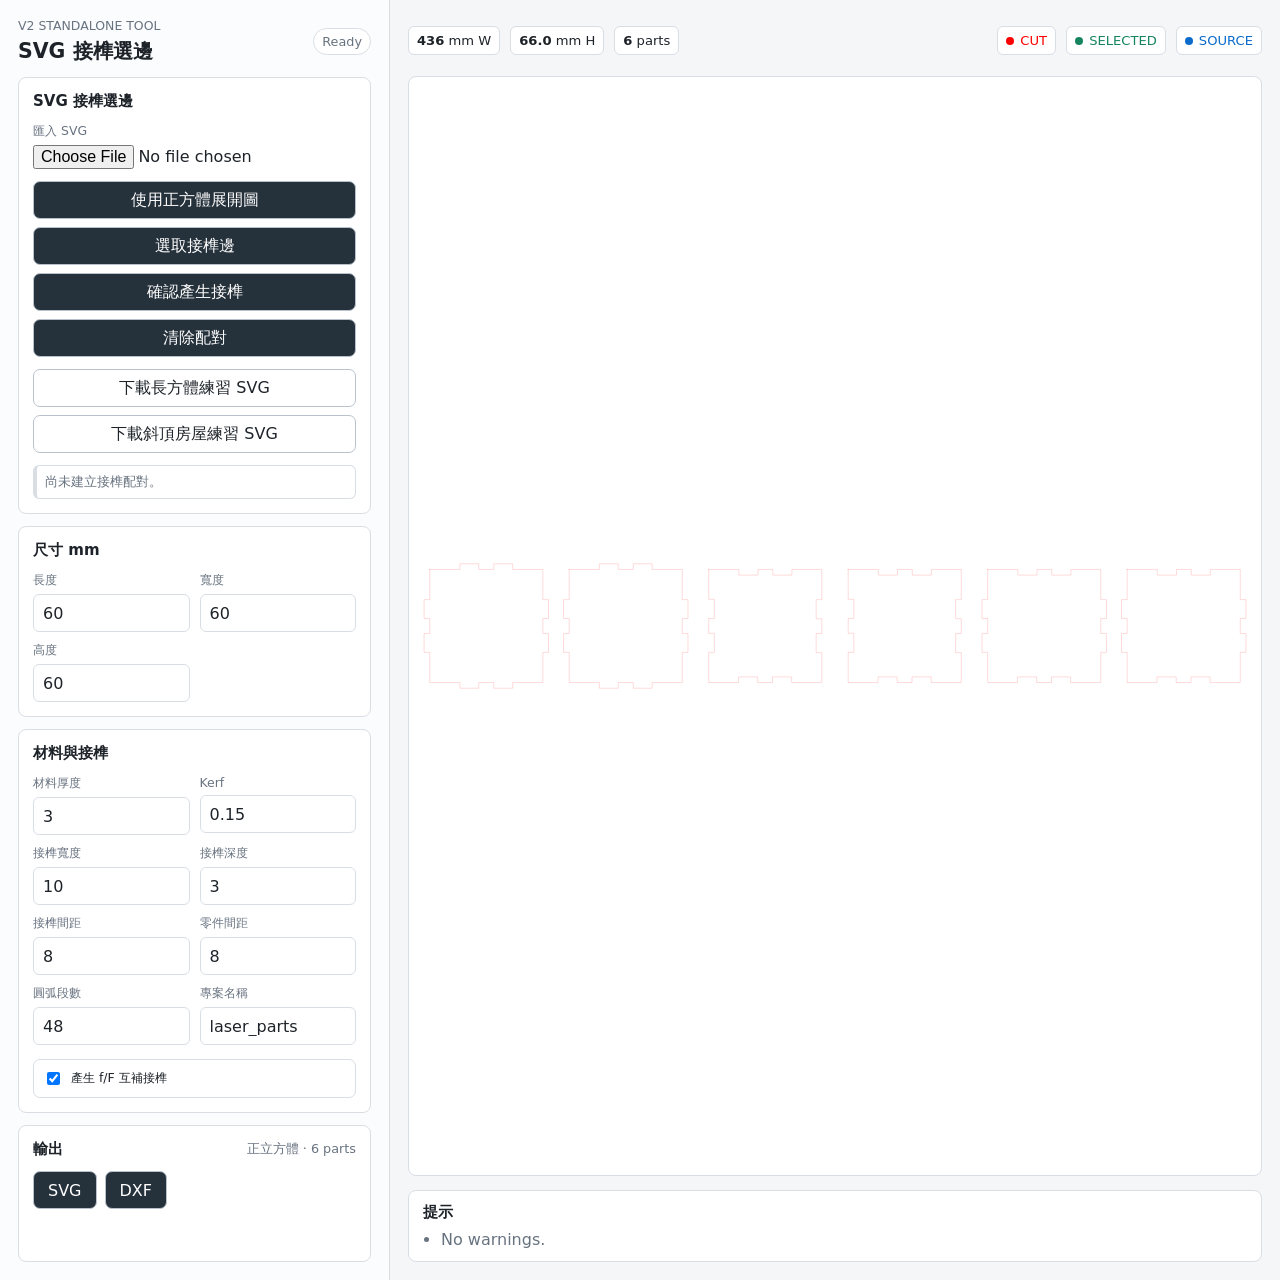
<file: v2/index.html>
<!doctype html>
<html lang="zh-Hant">
  <head>
    <meta charset="utf-8">
    <meta name="viewport" content="width=device-width, initial-scale=1">
    <title>SVG Joinery V2</title>
    <link rel="stylesheet" href="styles.css?v=20260622-v2-import-labels">
  </head>
  <body>
    <main class="shell">
      <aside class="controls" aria-label="SVG joinery controls">
        <header class="brand">
          <div>
            <p class="eyebrow">V2 standalone tool</p>
            <h1>SVG 接榫選邊</h1>
          </div>
          <span class="status-pill" id="statusPill">Ready</span>
        </header>

        <input id="modelType" type="hidden" value="cube">
        <button class="hidden-reset" type="button" id="resetButton" aria-hidden="true" tabindex="-1">R</button>

        <section class="panel" aria-labelledby="svgImportTitle">
          <div class="section-head">
            <h2 id="svgImportTitle">SVG 接榫選邊</h2>
          </div>

          <label class="full-field">
            <span>匯入 SVG</span>
            <input id="svgUpload" type="file" accept=".svg,image/svg+xml">
          </label>

          <div class="actions stacked-actions">
            <button id="useCubeNet" type="button">使用正方體展開圖</button>
            <button id="toggleEdgeSelect" type="button" aria-pressed="false">選取接榫邊</button>
            <button id="applyEdgePairs" type="button">確認產生接榫</button>
            <button id="clearEdgePairs" type="button">清除配對</button>
          </div>

          <div class="sample-actions">
            <button id="downloadCuboidSample" type="button">下載長方體練習 SVG</button>
            <button id="downloadHouseSample" type="button">下載斜頂房屋練習 SVG</button>
          </div>

          <ol class="pair-list" id="pairList" aria-live="polite"></ol>
        </section>

        <section class="panel" aria-labelledby="sizeTitle">
          <div class="section-head">
            <h2 id="sizeTitle">尺寸 mm</h2>
          </div>

          <div class="field-grid">
            <label>
              <span>長度</span>
              <input id="length" type="number" min="1" step="1" value="60">
            </label>
            <label>
              <span>寬度</span>
              <input id="width" type="number" min="1" step="1" value="60">
            </label>
            <label>
              <span>高度</span>
              <input id="height" type="number" min="1" step="1" value="60">
            </label>
            <label data-field="circular" hidden>
              <span>半徑</span>
              <input id="radius" type="number" min="1" step="1" value="35">
            </label>
            <label data-field="house" hidden>
              <span>牆高</span>
              <input id="wallHeight" type="number" min="1" step="1" value="55">
            </label>
            <label data-field="house" hidden>
              <span>屋頂高</span>
              <input id="roofHeight" type="number" min="1" step="1" value="35">
            </label>
          </div>
        </section>

        <section class="panel" aria-labelledby="joineryTitle">
          <div class="section-head">
            <h2 id="joineryTitle">材料與接榫</h2>
          </div>

          <div class="field-grid">
            <label>
              <span>材料厚度</span>
              <input id="materialThickness" type="number" min="0.1" step="0.1" value="3">
            </label>
            <label>
              <span>Kerf</span>
              <input id="kerfWidth" type="number" min="0" step="0.01" value="0.15">
            </label>
            <label>
              <span>接榫寬度</span>
              <input id="tabWidth" type="number" min="1" step="0.5" value="10">
            </label>
            <label>
              <span>接榫深度</span>
              <input id="tabDepth" type="number" min="0.1" step="0.1" value="3">
            </label>
            <label>
              <span>接榫間距</span>
              <input id="tabSpacing" type="number" min="0" step="0.5" value="8">
            </label>
            <label>
              <span>零件間距</span>
              <input id="partGap" type="number" min="0" step="1" value="8">
            </label>
            <label>
              <span>圓弧段數</span>
              <input id="segments" type="number" min="8" step="1" value="48">
            </label>
            <label>
              <span>專案名稱</span>
              <input id="projectName" type="text" value="laser_parts" maxlength="40">
            </label>
          </div>

          <div class="toggle-row">
            <label><input id="joineryToggle" type="checkbox" checked><span>產生 f/F 互補接榫</span></label>
          </div>
        </section>

        <section class="panel" aria-labelledby="downloadsTitle">
          <div class="section-head">
            <h2 id="downloadsTitle">輸出</h2>
            <span id="summaryText">Ready</span>
          </div>
          <div class="actions">
            <button id="downloadSvg" type="button" title="Download SVG" aria-label="Download SVG">SVG</button>
            <button id="downloadDxf" type="button" title="Download DXF" aria-label="Download DXF">DXF</button>
          </div>
          <div class="export-status" id="exportStatus" aria-live="polite"></div>
          <div class="export-links" id="exportLinks"></div>
        </section>
      </aside>

      <section class="workspace" aria-label="2D output preview">
        <div class="toolbar">
          <div class="metric-strip">
            <span><strong id="widthMetric">0</strong> mm W</span>
            <span><strong id="heightMetric">0</strong> mm H</span>
            <span><strong id="pathMetric">0</strong> parts</span>
          </div>
          <div class="legend" aria-label="Layer legend">
            <span class="cut">CUT</span>
            <span class="joinery">SELECTED</span>
            <span class="source">SOURCE</span>
          </div>
        </div>

        <div class="preview-frame">
          <svg id="previewSvg" role="img" aria-label="Generated 2D laser preview"></svg>
        </div>

        <div class="warnings" aria-live="polite">
          <h2>提示</h2>
          <ul id="warningList">
            <li>No warnings.</li>
          </ul>
        </div>
      </section>
    </main>

    <script src="app.js?v=20260622-v2-import-labels"></script>
  </body>
</html>
</file>
<file: basic/styles.css>
:root {
  color-scheme: light;
  --ink: #1d2329;
  --muted: #687380;
  --line: #d9dee5;
  --panel: #ffffff;
  --canvas: #f4f6f8;
  --cut: #ff0000;
  --score: #2468d8;
  --engrave: #2f343a;
  --joinery: #16855e;
  --focus: #0b6bcb;
  --soft: #eef4fb;
}

* {
  box-sizing: border-box;
}

body {
  margin: 0;
  min-height: 100vh;
  color: var(--ink);
  background: var(--canvas);
  font-family: "Segoe UI", system-ui, -apple-system, BlinkMacSystemFont, sans-serif;
}

button,
input,
select {
  font: inherit;
}

.shell {
  min-height: 100vh;
  display: grid;
  grid-template-columns: minmax(320px, 390px) 1fr;
}

.controls {
  display: flex;
  flex-direction: column;
  gap: 12px;
  padding: 18px;
  border-right: 1px solid var(--line);
  background: #fbfcfd;
  overflow-y: auto;
}

.brand,
.section-head,
.toolbar,
.metric-strip,
.legend,
.actions,
.control-row,
.toggle-row {
  display: flex;
  align-items: center;
}

.brand,
.section-head,
.toolbar {
  justify-content: space-between;
  gap: 12px;
}

.eyebrow {
  margin: 0 0 4px;
  color: var(--muted);
  font-size: 0.78rem;
  text-transform: uppercase;
}

h1,
h2,
p {
  margin: 0;
}

h1 {
  font-size: 1.28rem;
  font-weight: 720;
}

h2 {
  font-size: 0.94rem;
  font-weight: 680;
}

.status-pill,
.section-head span {
  color: var(--muted);
  font-size: 0.8rem;
}

.status-pill {
  padding: 5px 8px;
  border: 1px solid var(--line);
  border-radius: 999px;
  background: var(--panel);
}

.panel {
  border: 1px solid var(--line);
  border-radius: 8px;
  background: var(--panel);
  padding: 14px;
}

.field-grid {
  display: grid;
  grid-template-columns: 1fr 1fr;
  gap: 10px;
  margin-top: 12px;
}

label span,
.control-row > span {
  display: block;
  margin-bottom: 5px;
  color: var(--muted);
  font-size: 0.78rem;
}

input[type="number"],
input[type="text"],
select {
  width: 100%;
  min-height: 38px;
  border: 1px solid var(--line);
  border-radius: 6px;
  padding: 8px 9px;
  color: var(--ink);
  background: #ffffff;
}

select {
  appearance: none;
  background:
    linear-gradient(45deg, transparent 50%, var(--muted) 50%),
    linear-gradient(135deg, var(--muted) 50%, transparent 50%),
    #ffffff;
  background-position:
    calc(100% - 16px) 16px,
    calc(100% - 11px) 16px,
    100% 0;
  background-repeat: no-repeat;
  background-size: 5px 5px, 5px 5px, 2.5rem 100%;
  padding-right: 42px;
}

.full-field {
  display: block;
  margin-top: 12px;
}

[hidden] {
  display: none !important;
}

input:focus-visible,
button:focus-visible,
select:focus-visible {
  outline: 2px solid var(--focus);
  outline-offset: 2px;
}

.control-row {
  justify-content: space-between;
  align-items: flex-start;
  gap: 10px;
  margin-top: 14px;
}

.segmented {
  display: grid;
  grid-template-columns: repeat(3, minmax(0, 1fr));
  border: 1px solid var(--line);
  border-radius: 7px;
  overflow: hidden;
}

.segmented label {
  display: block;
}

.segmented input {
  position: absolute;
  opacity: 0;
}

.segmented span {
  display: grid;
  min-height: 34px;
  place-items: center;
  margin: 0;
  padding: 0 9px;
  color: var(--ink);
  font-size: 0.78rem;
  background: #ffffff;
  border-left: 1px solid var(--line);
  cursor: pointer;
}

.segmented label:first-child span {
  border-left: 0;
}

.segmented input:checked + span {
  color: #ffffff;
  background: var(--focus);
}

.toggle-row {
  justify-content: space-between;
  gap: 12px;
  margin-top: 14px;
}

.toggle-row label {
  flex: 1;
  display: flex;
  align-items: center;
  gap: 8px;
  padding: 9px;
  border: 1px solid var(--line);
  border-radius: 7px;
}

.toggle-row span {
  margin: 0;
  color: var(--ink);
}

.joinery-mode-row {
  align-items: stretch;
}

.joinery-mode-row > span {
  flex: 1;
  display: grid;
  min-height: 38px;
  place-items: center start;
  padding: 0 10px;
  border: 1px solid var(--line);
  border-radius: 7px;
  background: #ffffff;
  color: var(--muted);
  font-size: 0.82rem;
}

.outer-dimension-box {
  margin-top: 12px;
  padding: 10px 12px;
  border: 1px solid #d7dee6;
  border-radius: 7px;
  background: #f8fafc;
  color: #cbd5e1;
  font-size: 0.96rem;
  font-weight: 600;
  line-height: 1.35;
}

.mode-button {
  flex: 1;
  min-width: 0;
}

.mode-button[aria-pressed="true"] {
  border-color: #12663f;
  background: var(--joinery);
}

.actions {
  gap: 8px;
  margin-top: 12px;
}

button {
  min-height: 38px;
  border: 1px solid #b9c2cc;
  border-radius: 7px;
  padding: 0 14px;
  color: #ffffff;
  background: #25313b;
  cursor: pointer;
}

button:disabled {
  color: #8b96a3;
  background: #edf0f3;
  cursor: not-allowed;
}

.icon-button {
  inline-size: 34px;
  min-height: 34px;
  padding: 0;
  color: var(--ink);
  background: #ffffff;
}

.workspace {
  display: grid;
  grid-template-rows: auto minmax(360px, 1fr) auto;
  gap: 14px;
  padding: 18px;
  min-width: 0;
}

.toolbar {
  min-height: 44px;
}

.metric-strip,
.legend,
.zoom-controls {
  gap: 10px;
  flex-wrap: wrap;
}

.metric-strip span,
.legend span,
.zoom-controls span {
  padding: 6px 8px;
  border: 1px solid var(--line);
  border-radius: 6px;
  background: #ffffff;
  font-size: 0.82rem;
}

.zoom-controls {
  display: flex;
  align-items: center;
  margin-left: auto;
}

.zoom-controls button {
  min-width: 34px;
  min-height: 34px;
  padding: 0 10px;
  color: var(--ink);
  background: #ffffff;
}

.legend span::before {
  content: "";
  display: inline-block;
  inline-size: 8px;
  block-size: 8px;
  margin-right: 6px;
  border-radius: 50%;
  background: currentColor;
}

.legend .cut {
  color: var(--cut);
}

.legend .offset {
  color: #94a3b8;
}

.legend .dimension {
  color: #111827;
}

.legend .score {
  color: var(--score);
}

.legend .engrave {
  color: var(--engrave);
}

.legend .joinery {
  color: var(--joinery);
}

.preview-frame {
  position: relative;
  display: grid;
  place-items: center;
  min-height: 420px;
  overflow: hidden;
  border: 1px solid var(--line);
  border-radius: 8px;
  background: #ffffff;
}

#previewSvg {
  width: 100%;
  height: 100%;
  min-height: 420px;
  display: block;
}

.warnings {
  border: 1px solid var(--line);
  border-radius: 8px;
  background: var(--panel);
  padding: 12px 14px;
}

.warnings ul {
  margin: 8px 0 0;
  padding-left: 18px;
  color: var(--muted);
}

.manual-list {
  display: grid;
  gap: 8px;
  margin: 12px 0 0;
  padding-left: 20px;
  color: var(--ink);
  font-size: 0.84rem;
  line-height: 1.55;
}

.manual-list li::marker {
  color: var(--focus);
  font-weight: 800;
}

@media (max-width: 860px) {
  .shell {
    grid-template-columns: 1fr;
  }

  .controls {
    border-right: 0;
    border-bottom: 1px solid var(--line);
  }

  .workspace {
    min-height: 620px;
  }
}

@media (max-width: 520px) {
  .field-grid,
  .segmented {
    grid-template-columns: 1fr;
  }

  .control-row,
  .toggle-row,
  .toolbar {
    align-items: stretch;
    flex-direction: column;
  }
}
</file>
<file: i18n.css>
.language-switcher {
  flex: 0 0 auto;
  z-index: 1000;
}

body > .language-switcher {
  position: fixed;
  top: 86px;
  right: 24px;
  display: flex;
  justify-content: flex-end;
  padding: 0;
}

.language-switcher label {
  display: block;
}

.language-switcher span {
  position: absolute;
  inline-size: 1px;
  block-size: 1px;
  overflow: hidden;
  clip: rect(0 0 0 0);
  white-space: nowrap;
}

.language-switcher select {
  min-height: 36px;
  max-width: 210px;
  border: 1px solid #b9c2cc;
  border-radius: 7px;
  padding: 7px 34px 7px 10px;
  color: #1d2329;
  background:
    linear-gradient(45deg, transparent 50%, #687380 50%),
    linear-gradient(135deg, #687380 50%, transparent 50%),
    #ffffff;
  background-position:
    calc(100% - 16px) 15px,
    calc(100% - 11px) 15px,
    100% 0;
  background-repeat: no-repeat;
  background-size: 5px 5px, 5px 5px, 2.4rem 100%;
  box-shadow: 0 2px 10px rgba(15, 23, 42, 0.14);
  font: inherit;
  font-size: 0.82rem;
  font-weight: 700;
  appearance: none;
}

.toolbar .language-switcher {
  margin-left: 8px;
}

.toolbar .language-switcher select {
  min-width: 180px;
}

.brand .language-switcher {
  grid-column: 3;
  justify-self: end;
}

.brand .language-switcher select {
  min-width: 180px;
}

.language-switcher select:focus-visible {
  outline: 2px solid #0b6bcb;
  outline-offset: 2px;
}

@media (max-width: 760px) {
  body > .language-switcher {
    top: 12px;
    right: 12px;
  }
}
</file>
<file: bmptrace/styles.css>
:root {
  color-scheme: light;
  --ink: #20262d;
  --muted: #66717d;
  --line: #d8dee6;
  --panel: #ffffff;
  --canvas: #f3f6f9;
  --focus: #0b68c2;
  --accent: #0f766e;
  --accent-strong: #115e59;
  --orange: #ff8a00;
  --black: #050505;
}

* {
  box-sizing: border-box;
}

body {
  margin: 0;
  min-height: 100vh;
  color: var(--ink);
  background: var(--canvas);
  font-family: "Segoe UI", "Noto Sans TC", system-ui, -apple-system, BlinkMacSystemFont, sans-serif;
}

button,
input,
select {
  font: inherit;
}

button {
  min-height: 38px;
  border: 1px solid rgba(255, 138, 0, 0.62);
  border-radius: 7px;
  padding: 0 14px;
  color: var(--orange);
  background: var(--black);
  cursor: pointer;
  font-weight: 760;
  box-shadow: 0 0 0 rgba(255, 138, 0, 0);
  transition:
    border-color 160ms ease,
    box-shadow 160ms ease,
    color 160ms ease,
    transform 120ms ease;
}

button:hover:not(:disabled),
button:focus-visible:not(:disabled) {
  border-color: var(--orange);
  box-shadow: 0 0 14px rgba(255, 138, 0, 0.32);
  transform: translateY(-1px);
}

button:active:not(:disabled) {
  box-shadow: 0 0 8px rgba(255, 138, 0, 0.24);
  transform: translateY(0);
}

button:disabled {
  border-color: #c6cdd6;
  color: #8a96a3;
  background: #edf1f4;
  cursor: not-allowed;
}

button:focus-visible,
input:focus-visible,
select:focus-visible {
  outline: 2px solid var(--focus);
  outline-offset: 2px;
}

.shell {
  position: relative;
  min-height: 100vh;
  display: grid;
  grid-template-rows: auto minmax(0, 1fr) auto;
  gap: 12px;
  padding: 14px;
}

.floating-tool-status {
  position: absolute;
  top: 38px;
  left: 24px;
  z-index: 5;
  display: inline-flex;
  align-items: center;
  gap: 7px;
  min-height: 30px;
  border: 1px solid currentColor;
  border-radius: 999px;
  padding: 4px 10px;
  background: #ffffff;
  box-shadow: 0 8px 22px rgba(32, 38, 45, 0.14);
  font-size: 0.8rem;
  font-weight: 900;
  line-height: 1;
}

.floating-tool-status .status-dot {
  inline-size: 9px;
  block-size: 9px;
  border-radius: 999px;
  background: currentColor;
  animation: statusPulse 1.2s ease-in-out infinite;
}

.floating-tool-status.ok {
  color: #0f6b38;
}

.floating-tool-status.warn {
  color: #7c5200;
}

.floating-tool-status.error {
  color: #a51f1f;
}

.brand,
.section-head,
.toolbar,
.metric-strip,
.actions,
.legend {
  display: flex;
  align-items: center;
}

.brand,
.section-head,
.toolbar {
  justify-content: space-between;
  gap: 12px;
}

.brand {
  min-height: 54px;
  padding: 0 4px;
}

.brand > div {
  flex: 1;
  text-align: center;
}

.eyebrow,
h1,
h2,
p {
  margin: 0;
}

.eyebrow {
  margin-bottom: 4px;
  color: var(--muted);
  font-size: 0.76rem;
  font-weight: 760;
  text-transform: uppercase;
}

h1 {
  display: inline-block;
  padding: 7px 14px;
  border: 2px solid var(--black);
  border-radius: 4px;
  color: var(--black);
  background: var(--orange);
  font-size: clamp(1.08rem, 2.1vw, 1.85rem);
  font-weight: 900;
  line-height: 1.15;
}

h2 {
  font-size: 0.95rem;
  font-weight: 720;
}

.status-pill,
.section-head span,
.hint {
  color: var(--muted);
  font-size: 0.8rem;
}

.status-pill {
  padding: 5px 8px;
  border: 1px solid var(--line);
  border-radius: 999px;
  background: var(--panel);
}

.top-grid {
  display: grid;
  grid-template-columns: minmax(310px, 0.8fr) minmax(420px, 1.5fr) minmax(300px, 0.8fr);
  gap: 12px;
  min-height: 0;
}

.panel {
  border: 1px solid var(--line);
  border-radius: 8px;
  background: var(--panel);
  padding: 14px;
}

.input-column,
.export-column {
  min-width: 0;
  overflow: auto;
}

.field-grid {
  display: grid;
  grid-template-columns: 1fr 1fr;
  gap: 10px;
  margin-top: 12px;
}

.single-field {
  grid-template-columns: 1fr;
}

label span {
  display: block;
  margin-bottom: 5px;
  color: var(--muted);
  font-size: 0.78rem;
}

.full-field {
  display: block;
  margin-top: 12px;
}

input[type="number"],
input[type="text"],
input[type="file"],
select {
  width: 100%;
  min-height: 38px;
  border: 1px solid var(--line);
  border-radius: 6px;
  padding: 8px 9px;
  color: var(--ink);
  background: #ffffff;
}

select {
  appearance: none;
  background:
    linear-gradient(45deg, transparent 50%, var(--muted) 50%),
    linear-gradient(135deg, var(--muted) 50%, transparent 50%),
    #ffffff;
  background-position:
    calc(100% - 16px) 16px,
    calc(100% - 11px) 16px,
    100% 0;
  background-repeat: no-repeat;
  background-size: 5px 5px, 5px 5px, 2.5rem 100%;
  padding-right: 42px;
}

.actions {
  gap: 10px;
  margin-top: 12px;
}

.export-actions,
.install-actions {
  gap: 12px;
  align-items: stretch;
  flex-wrap: wrap;
}

.export-actions {
  display: grid;
  grid-template-columns: 1fr;
  gap: 12px;
}

.export-actions button,
.install-actions button {
  flex: 1 1 140px;
}

.export-actions button {
  display: inline-flex;
  align-items: center;
  justify-content: center;
  min-height: 76px;
  border-width: 2px;
  border-radius: 14px;
  padding: 0 14px;
  font-size: clamp(1rem, 1.3vw, 1.3rem);
  font-weight: 900;
  line-height: 1.2;
  text-align: center;
  white-space: normal;
  overflow-wrap: anywhere;
}

.export-actions button,
.export-actions button:disabled {
  border-color: rgba(255, 138, 0, 0.62);
  color: var(--orange);
  background: var(--black);
  cursor: pointer;
}

.export-actions .breathing-button,
.export-actions .breathing-button:disabled {
  border-color: var(--black);
  color: var(--black);
  background: var(--orange);
}

.export-actions button:disabled {
  opacity: 1;
}

.breathing-button:not(:disabled) {
  animation: buttonBreath 1.8s ease-in-out infinite;
}

.step-button {
  display: inline-flex;
  align-items: center;
  justify-content: center;
  gap: 8px;
}

.step-badge {
  display: inline-grid;
  place-items: center;
  inline-size: 22px;
  block-size: 22px;
  border-radius: 999px;
  color: var(--black);
  background: var(--orange);
  font-size: 0.82rem;
  font-weight: 900;
  line-height: 1;
}

.install-title {
  display: inline-flex;
  align-items: center;
  gap: 8px;
}

.install-badge {
  display: inline-grid;
  min-inline-size: 58px;
  min-height: 24px;
  place-items: center;
  border: 1px solid currentColor;
  border-radius: 999px;
  padding: 2px 9px;
  font-size: 0.76rem;
  font-weight: 900;
  line-height: 1;
}

.install-badge.ok {
  color: #0f6b38;
  background: #e8f8ee;
}

.install-badge.warn {
  color: #7c5200;
  background: #fff4d8;
}

.install-badge.error {
  color: #a51f1f;
  background: #ffe8e8;
}

@keyframes statusPulse {
  0%,
  100% {
    opacity: 0.34;
    transform: scale(0.82);
  }

  50% {
    opacity: 1;
    transform: scale(1.18);
  }
}

@keyframes buttonBreath {
  0%,
  100% {
    filter: brightness(1);
    box-shadow: 0 0 0 rgba(5, 5, 5, 0);
  }

  50% {
    filter: brightness(1.08);
    box-shadow: 0 0 10px rgba(5, 5, 5, 0.18), 0 0 12px rgba(255, 138, 0, 0.24);
  }
}

.install-note {
  margin-top: 8px;
  color: var(--muted);
  font-size: 0.82rem;
  line-height: 1.55;
}

.install-note code {
  color: var(--accent-strong);
  font-weight: 800;
}

.tabs {
  display: grid;
  grid-template-columns: repeat(3, 1fr);
  gap: 6px;
  margin-top: 14px;
  padding: 4px;
  border: 1px solid var(--line);
  border-radius: 8px;
  background: #f7fafc;
}

.tab-button {
  min-height: 34px;
  border-color: transparent;
  color: var(--muted);
  background: transparent;
}

.tab-button.active {
  border-color: rgba(255, 138, 0, 0.62);
  color: var(--orange);
  background: var(--black);
}

.tab-panel {
  display: none;
  margin-top: 12px;
}

.tab-panel.active {
  display: block;
}

.compact-head {
  margin-top: 4px;
}

.toggle-row {
  display: flex;
  gap: 10px;
  margin-top: 12px;
  flex-wrap: wrap;
}

.toggle-row label {
  display: flex;
  align-items: center;
  gap: 8px;
  min-height: 38px;
  padding: 8px 10px;
  border: 1px solid var(--line);
  border-radius: 7px;
  background: #ffffff;
}

.toggle-row input {
  inline-size: 18px;
  block-size: 18px;
}

.toggle-row span {
  margin: 0;
  color: var(--ink);
}

.hint {
  margin-top: 10px;
  line-height: 1.45;
}

.hint a {
  color: var(--accent-strong);
  font-weight: 700;
}

.tool-status {
  margin-top: 10px;
  padding: 10px;
  border: 1px solid var(--line);
  border-radius: 7px;
  background: #f7fafc;
  color: var(--muted);
  font-size: 0.82rem;
  line-height: 1.45;
}

.tool-status.ok {
  border-color: #7cc7a4;
  background: #f0fbf6;
  color: #12663f;
}

.tool-status.warn {
  border-color: #e8c46b;
  background: #fff9e8;
  color: #775d16;
}

.tool-status.error {
  border-color: #efb3b3;
  background: #fff3f3;
  color: #8a1f1f;
}

.workspace {
  display: grid;
  grid-template-rows: auto minmax(360px, 1fr);
  gap: 12px;
  min-width: 0;
}

.toolbar {
  min-height: 44px;
}

.metric-strip,
.zoom-controls,
.legend {
  gap: 10px;
  flex-wrap: wrap;
}

.metric-strip span,
.zoom-controls span,
.legend span {
  padding: 6px 8px;
  border: 1px solid var(--line);
  border-radius: 6px;
  background: #ffffff;
  font-size: 0.82rem;
}

.zoom-controls {
  display: inline-flex;
  align-items: center;
  justify-content: flex-end;
}

.zoom-controls button {
  min-width: 38px;
  padding: 0 10px;
}

.zoom-controls span {
  min-width: 54px;
  text-align: center;
  font-weight: 800;
}

.legend span {
  display: inline-grid;
  gap: 2px;
  min-width: 132px;
  flex: 1 1 132px;
}

.legend strong {
  color: var(--ink);
  font-size: 0.8rem;
}

.legend small {
  color: var(--muted);
  font-size: 0.72rem;
}

.manual-list {
  display: grid;
  gap: 8px;
  margin: 12px 0 0;
  padding-left: 20px;
  color: var(--ink);
  font-size: 0.84rem;
  line-height: 1.55;
}

.manual-list li::marker {
  color: var(--orange);
  font-weight: 900;
}

.preview-frame {
  position: relative;
  display: grid;
  place-items: center;
  min-height: 360px;
  overflow: hidden;
  border: 1px solid var(--line);
  border-radius: 8px;
  background:
    linear-gradient(45deg, #eef2f5 25%, transparent 25%),
    linear-gradient(-45deg, #eef2f5 25%, transparent 25%),
    linear-gradient(45deg, transparent 75%, #eef2f5 75%),
    linear-gradient(-45deg, transparent 75%, #eef2f5 75%),
    #ffffff;
  background-position: 0 0, 0 10px, 10px -10px, -10px 0;
  background-size: 20px 20px;
}

#previewSvg,
.source-inset,
.empty-state {
  position: relative;
  z-index: 2;
}

.source-inset {
  position: absolute;
  z-index: 2;
  top: 12px;
  right: 12px;
  width: min(112px, 22%);
  margin: 0;
  border: 1px solid var(--line);
  border-radius: 8px;
  padding: 7px;
  background: rgba(255, 255, 255, 0.95);
  box-shadow: 0 10px 28px rgba(32, 38, 45, 0.16);
}

.source-inset img {
  display: block;
  width: 100%;
  max-height: 76px;
  object-fit: contain;
}

.source-inset figcaption {
  margin-top: 5px;
  color: var(--muted);
  font-size: 0.72rem;
  text-align: center;
}

.source-inset[hidden] {
  display: none;
}

#previewSvg {
  width: 100%;
  height: 100%;
  min-height: 360px;
  display: block;
  transform: scale(var(--preview-scale, 1));
  transform-origin: center;
}

.empty-state {
  position: absolute;
  inset: 0;
  display: grid;
  place-items: center;
  padding: 24px;
  color: var(--muted);
  font-weight: 650;
  text-align: center;
}

.empty-state[hidden],
.download-fallback[hidden],
.modal-backdrop[hidden] {
  display: none;
}

.table-head {
  margin-top: 18px;
}

.table-wrap {
  margin-top: 12px;
  overflow-x: auto;
}

table {
  width: 100%;
  border-collapse: collapse;
  font-size: 0.82rem;
}

th,
td {
  padding: 7px 6px;
  border-bottom: 1px solid var(--line);
  text-align: left;
  white-space: nowrap;
}

.swatch {
  display: inline-block;
  inline-size: 16px;
  block-size: 16px;
  margin-right: 6px;
  border: 1px solid rgba(32, 38, 45, 0.2);
  border-radius: 4px;
  vertical-align: middle;
}

.download-fallback {
  display: grid;
  gap: 8px;
  margin-top: 10px;
  padding: 10px;
  border: 1px solid var(--line);
  border-radius: 7px;
  background: #f7fafc;
  font-size: 0.82rem;
}

.download-fallback p {
  color: var(--muted);
}

.download-fallback a {
  color: var(--accent-strong);
  font-weight: 700;
}

.bottom-tools {
  min-width: 0;
}

.copy-status {
  min-height: 1.2rem;
  margin-top: 8px;
  color: var(--muted);
  font-size: 0.78rem;
  line-height: 1.45;
}

.copy-status.ok {
  color: #12663f;
}

.copy-status.warn {
  color: #775d16;
}

.copy-status a {
  display: inline-block;
  margin: 0 4px;
  color: #0f766e;
  font-weight: 900;
}

.modal-backdrop {
  position: fixed;
  inset: 0;
  z-index: 20;
  display: grid;
  place-items: center;
  padding: 18px;
  background: rgba(15, 23, 32, 0.42);
}

.modal {
  width: min(420px, 100%);
  border: 1px solid var(--line);
  border-radius: 8px;
  padding: 14px;
  background: #ffffff;
  box-shadow: 0 24px 80px rgba(32, 38, 45, 0.26);
}

.modal h2 {
  font-size: 0.9rem;
  line-height: 1.35;
}

.modal .section-head span {
  font-size: 0.72rem;
}

.modal button {
  min-height: 34px;
  padding: 0 10px;
  font-size: 0.78rem;
}

.modal .step-badge {
  inline-size: 19px;
  block-size: 19px;
  font-size: 0.72rem;
}

.modal-actions {
  justify-content: flex-end;
}

.inspector-backdrop {
  padding: 24px;
}

.inspector-modal {
  display: grid;
  grid-template-rows: auto minmax(0, 1fr);
  width: min(1440px, 100%);
  height: min(900px, calc(100vh - 48px));
  padding: 14px;
}

.inspector-head {
  min-height: 42px;
  margin-bottom: 12px;
}

.inspector-head h2 {
  font-size: 1rem;
}

.inspector-head button {
  min-height: 34px;
}

#layerInspectorFrame {
  width: 100%;
  height: 100%;
  min-height: 0;
  border: 1px solid var(--line);
  border-radius: 8px;
  background: #ffffff;
}

@media (max-width: 1180px) {
  .top-grid {
    grid-template-columns: minmax(300px, 0.9fr) minmax(420px, 1.2fr);
  }

  .export-column {
    grid-column: 1 / -1;
  }
}

@media (max-width: 820px) {
  .shell {
    padding: 10px;
  }

  .floating-tool-status {
    top: 12px;
    left: 12px;
    font-size: 0.72rem;
  }

  .top-grid {
    grid-template-columns: 1fr;
  }

  .workspace,
  .export-column {
    grid-column: auto;
  }

  .field-grid {
    grid-template-columns: 1fr;
  }

  .toolbar {
    align-items: stretch;
    flex-direction: column;
  }

  .zoom-controls {
    justify-content: flex-start;
  }
}
</file>
<file: demo/styles.css>
:root {
  color-scheme: light;
  --ink: #1d2329;
  --muted: #687380;
  --line: #d9dee5;
  --panel: #ffffff;
  --canvas: #f4f6f8;
  --cut: #ff0000;
  --score: #2468d8;
  --engrave: #2f343a;
  --joinery: #16855e;
  --focus: #0b6bcb;
  --soft: #eef4fb;
}

* {
  box-sizing: border-box;
}

body {
  margin: 0;
  min-height: 100vh;
  color: var(--ink);
  background: var(--canvas);
  font-family: "Segoe UI", system-ui, -apple-system, BlinkMacSystemFont, sans-serif;
}

button,
input,
select {
  font: inherit;
}

.shell {
  min-height: 100vh;
  display: grid;
  grid-template-columns: minmax(320px, 390px) 1fr;
}

.controls {
  display: flex;
  flex-direction: column;
  gap: 12px;
  padding: 18px;
  border-right: 1px solid var(--line);
  background: #fbfcfd;
  overflow-y: auto;
}

.brand,
.section-head,
.toolbar,
.metric-strip,
.legend,
.actions,
.control-row,
.toggle-row {
  display: flex;
  align-items: center;
}

.brand,
.section-head,
.toolbar {
  justify-content: space-between;
  gap: 12px;
}

.eyebrow {
  margin: 0 0 4px;
  color: var(--muted);
  font-size: 0.78rem;
  text-transform: uppercase;
}

h1,
h2,
p {
  margin: 0;
}

h1 {
  font-size: 1.28rem;
  font-weight: 720;
}

h2 {
  font-size: 0.94rem;
  font-weight: 680;
}

.status-pill,
.section-head span {
  color: var(--muted);
  font-size: 0.8rem;
}

.status-pill {
  padding: 5px 8px;
  border: 1px solid var(--line);
  border-radius: 999px;
  background: var(--panel);
}

.panel {
  border: 1px solid var(--line);
  border-radius: 8px;
  background: var(--panel);
  padding: 14px;
}

.field-grid {
  display: grid;
  grid-template-columns: 1fr 1fr;
  gap: 10px;
  margin-top: 12px;
}

.fixed-value-grid {
  align-items: stretch;
}

.fixed-field {
  min-height: 56px;
  padding: 9px 10px;
  border: 1px solid var(--line);
  border-radius: 6px;
  background: #f8fafc;
}

.fixed-field span {
  display: block;
  margin-bottom: 5px;
  color: var(--muted);
  font-size: 0.78rem;
}

.fixed-field strong {
  display: block;
  color: var(--ink);
  font-size: 0.95rem;
  font-weight: 720;
}

label span,
.control-row > span {
  display: block;
  margin-bottom: 5px;
  color: var(--muted);
  font-size: 0.78rem;
}

input[type="number"],
input[type="text"],
select {
  width: 100%;
  min-height: 38px;
  border: 1px solid var(--line);
  border-radius: 6px;
  padding: 8px 9px;
  color: var(--ink);
  background: #ffffff;
}

select {
  appearance: none;
  background:
    linear-gradient(45deg, transparent 50%, var(--muted) 50%),
    linear-gradient(135deg, var(--muted) 50%, transparent 50%),
    #ffffff;
  background-position:
    calc(100% - 16px) 16px,
    calc(100% - 11px) 16px,
    100% 0;
  background-repeat: no-repeat;
  background-size: 5px 5px, 5px 5px, 2.5rem 100%;
  padding-right: 42px;
}

.full-field {
  display: block;
  margin-top: 12px;
}

[hidden] {
  display: none !important;
}

input:focus-visible,
button:focus-visible,
select:focus-visible {
  outline: 2px solid var(--focus);
  outline-offset: 2px;
}

.control-row {
  justify-content: space-between;
  align-items: flex-start;
  gap: 10px;
  margin-top: 14px;
}

.segmented {
  display: grid;
  grid-template-columns: repeat(3, minmax(0, 1fr));
  border: 1px solid var(--line);
  border-radius: 7px;
  overflow: hidden;
}

.segmented label {
  display: block;
}

.segmented input {
  position: absolute;
  opacity: 0;
}

.segmented span {
  display: grid;
  min-height: 34px;
  place-items: center;
  margin: 0;
  padding: 0 9px;
  color: var(--ink);
  font-size: 0.78rem;
  background: #ffffff;
  border-left: 1px solid var(--line);
  cursor: pointer;
}

.segmented label:first-child span {
  border-left: 0;
}

.segmented input:checked + span {
  color: #ffffff;
  background: var(--focus);
}

.toggle-row {
  justify-content: space-between;
  gap: 12px;
  margin-top: 14px;
}

.toggle-row label {
  flex: 1;
  display: flex;
  align-items: center;
  gap: 8px;
  padding: 9px;
  border: 1px solid var(--line);
  border-radius: 7px;
}

.toggle-row span {
  margin: 0;
  color: var(--ink);
}

.joinery-mode-row {
  align-items: stretch;
}

.joinery-mode-row > span {
  flex: 1;
  display: grid;
  min-height: 38px;
  place-items: center start;
  padding: 0 10px;
  border: 1px solid var(--line);
  border-radius: 7px;
  background: #ffffff;
  color: var(--muted);
  font-size: 0.82rem;
}

.outer-dimension-box {
  margin-top: 12px;
  padding: 10px 12px;
  border: 1px solid #d9dee5;
  border-radius: 7px;
  background: #eef0f3;
  color: var(--focus);
  font-size: 0.96rem;
  font-weight: 600;
  line-height: 1.35;
}

.mode-button {
  flex: 1;
  min-width: 0;
}

.mode-button[aria-pressed="true"] {
  border-color: #12663f;
  background: var(--joinery);
}

.cut-only-button {
  color: var(--muted);
  background: #ffffff;
}

.cut-only-button[aria-pressed="true"] {
  color: #ffffff;
  border-color: #cc0000;
  background: var(--cut);
}

.actions {
  gap: 8px;
  margin-top: 12px;
}

button {
  min-height: 38px;
  border: 1px solid #b9c2cc;
  border-radius: 7px;
  padding: 0 14px;
  color: #ffffff;
  background: #25313b;
  cursor: pointer;
}

button:disabled {
  color: #8b96a3;
  background: #edf0f3;
  cursor: not-allowed;
}

.icon-button {
  inline-size: 34px;
  min-height: 34px;
  padding: 0;
  color: var(--ink);
  background: #ffffff;
}

.workspace {
  display: grid;
  grid-template-rows: auto minmax(360px, 1fr) auto;
  gap: 14px;
  padding: 18px;
  min-width: 0;
}

.toolbar {
  min-height: 44px;
}

.metric-strip,
.legend,
.zoom-controls {
  gap: 10px;
  flex-wrap: wrap;
}

.metric-strip span,
.legend span,
.zoom-controls span {
  padding: 6px 8px;
  border: 1px solid var(--line);
  border-radius: 6px;
  background: #ffffff;
  font-size: 0.82rem;
}

.zoom-controls {
  display: flex;
  align-items: center;
  margin-left: auto;
}

.zoom-controls button {
  min-width: 34px;
  min-height: 34px;
  padding: 0 10px;
  color: var(--ink);
  background: #ffffff;
}

.legend span::before {
  content: "";
  display: inline-block;
  inline-size: 8px;
  block-size: 8px;
  margin-right: 6px;
  border-radius: 50%;
  background: currentColor;
}

.legend .cut {
  color: var(--cut);
}

.legend .offset {
  color: #94a3b8;
}

.legend .dimension {
  color: #111827;
}

.legend .score {
  color: var(--score);
}

.legend .engrave {
  color: var(--engrave);
}

.legend .joinery {
  color: var(--joinery);
}

.preview-frame {
  position: relative;
  display: grid;
  place-items: center;
  min-height: 420px;
  overflow: hidden;
  border: 1px solid var(--line);
  border-radius: 8px;
  background: #ffffff;
}

#previewSvg {
  width: 100%;
  height: 100%;
  min-height: 420px;
  display: block;
}

.warnings {
  border: 1px solid var(--line);
  border-radius: 8px;
  background: var(--panel);
  padding: 12px 14px;
}

.warnings ul {
  margin: 8px 0 0;
  padding-left: 18px;
  color: var(--muted);
}

.manual-list {
  display: grid;
  gap: 8px;
  margin: 12px 0 0;
  padding-left: 20px;
  color: var(--ink);
  font-size: 0.84rem;
  line-height: 1.55;
}

.manual-list li::marker {
  color: var(--focus);
  font-weight: 800;
}

@media (max-width: 860px) {
  .shell {
    grid-template-columns: 1fr;
  }

  .controls {
    border-right: 0;
    border-bottom: 1px solid var(--line);
  }

  .workspace {
    min-height: 620px;
  }
}

@media (max-width: 520px) {
  .field-grid,
  .segmented {
    grid-template-columns: 1fr;
  }

  .control-row,
  .toggle-row,
  .toolbar {
    align-items: stretch;
    flex-direction: column;
  }
}
</file>
<file: function/styles.css>
:root {
  --ink: #17202a;
  --muted: #64748b;
  --line: #d6dde6;
  --panel: #ffffff;
  --bg: #f4f7fa;
  --red: #ff0000;
  --gray: #9ca3af;
}

* {
  box-sizing: border-box;
}

body {
  margin: 0;
  color: var(--ink);
  background: var(--bg);
  font-family: Arial, "Noto Sans TC", sans-serif;
}

button,
input,
select {
  font: inherit;
}

.shell {
  display: grid;
  grid-template-columns: 320px minmax(0, 1fr);
  min-height: 100vh;
}

.sidebar {
  display: flex;
  flex-direction: column;
  gap: 14px;
  padding: 18px;
  border-right: 1px solid var(--line);
  background: #eef3f7;
}

header h1 {
  margin: 0;
  font-size: 1.7rem;
}

.eyebrow {
  margin: 0 0 4px;
  color: var(--muted);
  font-size: 0.78rem;
  text-transform: uppercase;
}

.mode-tabs {
  display: grid;
  grid-template-columns: 1fr 1fr;
  gap: 8px;
}

button {
  min-height: 38px;
  border: 1px solid #aeb8c4;
  border-radius: 7px;
  padding: 0 14px;
  color: #ffffff;
  background: #26323d;
  cursor: pointer;
}

button.active {
  color: #ffffff;
  background: #0f766e;
}

button:disabled {
  color: #8b96a3;
  background: #edf0f3;
  cursor: not-allowed;
}

.panel {
  display: grid;
  gap: 12px;
  padding: 14px;
  border: 1px solid var(--line);
  border-radius: 8px;
  background: var(--panel);
}

.panel h2 {
  margin: 0;
  font-size: 1rem;
}

label {
  display: grid;
  gap: 6px;
}

label span,
.compact p {
  color: var(--muted);
  font-size: 0.86rem;
}

input,
select {
  min-height: 36px;
  width: 100%;
  border: 1px solid #b8c2cf;
  border-radius: 6px;
  padding: 0 10px;
  background: #ffffff;
}

.actions {
  display: flex;
}

.actions button {
  width: 100%;
}

.pipeline-actions {
  display: grid;
  grid-template-columns: repeat(3, minmax(0, 1fr));
  gap: 8px;
}

.pipeline-actions button {
  padding: 0 8px;
}

.compact {
  gap: 6px;
}

.compact p {
  display: flex;
  align-items: center;
  gap: 8px;
  margin: 0;
}

.swatch {
  inline-size: 12px;
  block-size: 12px;
  border-radius: 50%;
}

.black {
  background: #000000;
}

.gray {
  background: var(--gray);
}

.red {
  background: var(--red);
}

.workspace {
  display: grid;
  grid-template-rows: auto minmax(360px, 1fr) minmax(180px, auto);
  gap: 14px;
  padding: 18px;
  min-width: 0;
}

.toolbar {
  display: flex;
  align-items: center;
  justify-content: space-between;
  gap: 12px;
  min-height: 44px;
}

.toolbar-actions {
  display: flex;
  align-items: center;
  gap: 10px;
  flex-wrap: wrap;
  justify-content: flex-end;
}

#sampleTitle {
  margin-left: 8px;
  color: var(--muted);
}

.stats {
  display: flex;
  gap: 8px;
  flex-wrap: wrap;
}

.stats span {
  padding: 6px 8px;
  border: 1px solid var(--line);
  border-radius: 6px;
  background: #ffffff;
  font-size: 0.85rem;
}

.zoom-controls {
  display: flex;
  align-items: center;
  gap: 6px;
}

.zoom-controls button {
  min-width: 34px;
  min-height: 34px;
  padding: 0 10px;
  color: var(--ink);
  background: #ffffff;
}

.red-only-button {
  min-height: 34px;
  padding: 0 12px;
  color: var(--ink);
  background: #ffffff;
}

.red-only-button.active {
  color: #ffffff;
  border-color: #b91c1c;
  background: #dc2626;
}

#zoomLevel {
  min-width: 54px;
  padding: 6px 8px;
  border: 1px solid var(--line);
  border-radius: 6px;
  background: #ffffff;
  font-size: 0.85rem;
  text-align: center;
}

.preview-wrap {
  min-height: 360px;
  border: 1px solid var(--line);
  border-radius: 8px;
  overflow: hidden;
  background: #ffffff;
}

#previewSvg {
  display: block;
  width: 100%;
  height: 100%;
  min-height: 360px;
}

.results {
  border: 1px solid var(--line);
  border-radius: 8px;
  padding: 14px;
  background: #ffffff;
  overflow: auto;
}

.results h2 {
  margin: 0 0 10px;
  font-size: 1rem;
}

.result-row {
  display: grid;
  grid-template-columns: 96px 80px 1fr;
  gap: 10px;
  align-items: center;
  padding: 8px 0;
  border-top: 1px solid #edf1f5;
  font-size: 0.88rem;
}

.result-row:first-child {
  border-top: 0;
}

.status {
  padding: 4px 7px;
  border-radius: 6px;
  color: #ffffff;
  text-align: center;
  font-weight: 700;
}

.status.ok {
  background: #0f766e;
}

.status.fail {
  background: #b91c1c;
}

.status.ready {
  background: #475569;
}

.status.drawn {
  background: #2563eb;
}

.messages {
  color: var(--muted);
}

@media (max-width: 840px) {
  .shell {
    grid-template-columns: 1fr;
  }

  .sidebar {
    border-right: 0;
    border-bottom: 1px solid var(--line);
  }

  .toolbar {
    align-items: flex-start;
    flex-direction: column;
  }

  .toolbar-actions {
    justify-content: flex-start;
  }
}
</file>
<file: svglayers/styles.css>
:root {
  color-scheme: light;
  --ink: #20262d;
  --muted: #66717d;
  --line: #d8dee6;
  --panel: #ffffff;
  --canvas: #f3f6f9;
  --orange: #ff8a00;
  --black: #050505;
  --accent: #0f766e;
}

* {
  box-sizing: border-box;
}

body {
  margin: 0;
  min-height: 100vh;
  color: var(--ink);
  background: var(--canvas);
  font-family: "Segoe UI", "Noto Sans TC", system-ui, sans-serif;
}

button,
input {
  font: inherit;
}

button {
  min-height: 38px;
  border: 1px solid rgba(255, 138, 0, 0.68);
  border-radius: 7px;
  padding: 0 14px;
  color: var(--orange);
  background: var(--black);
  cursor: pointer;
  font-weight: 800;
}

button:hover,
button:focus-visible {
  border-color: var(--orange);
  box-shadow: 0 0 14px rgba(255, 138, 0, 0.28);
}

.shell {
  min-height: 100vh;
  display: grid;
  grid-template-rows: auto minmax(0, 1fr);
  gap: 12px;
  padding: 14px;
}

.section-head,
.actions,
.zoom-row,
.layer-actions {
  display: flex;
  align-items: center;
}

.section-head {
  justify-content: space-between;
  gap: 12px;
}

.brand {
  display: grid;
  grid-template-columns: minmax(0, 1fr) auto minmax(0, 1fr);
  align-items: center;
  gap: 12px;
  min-height: 54px;
  padding: 0 4px;
}

.brand h1 {
  grid-column: 2;
}

.brand #statusText {
  grid-column: 1;
  justify-self: end;
}

h1,
h2 {
  margin: 0;
}

h1 {
  justify-self: center;
  display: inline-block;
  margin: 0 auto;
  padding: 7px 14px;
  border: 2px solid var(--black);
  border-radius: 4px;
  color: var(--black);
  background: var(--orange);
  font-size: clamp(1.08rem, 2.1vw, 1.85rem);
  font-weight: 900;
  line-height: 1.15;
}

h2 {
  font-size: 0.95rem;
  font-weight: 760;
}

.brand span,
.section-head span,
.file-field span {
  color: var(--muted);
  font-size: 0.8rem;
}

.layout {
  display: grid;
  grid-template-columns: minmax(260px, 0.72fr) minmax(420px, 1.55fr) minmax(300px, 0.9fr);
  gap: 12px;
  min-height: 0;
}

.panel,
.viewer {
  border: 1px solid var(--line);
  border-radius: 8px;
  background: var(--panel);
}

.panel {
  padding: 14px;
  min-width: 0;
  overflow: auto;
}

.file-field {
  display: grid;
  gap: 7px;
  margin-top: 12px;
}

input[type="file"] {
  width: 100%;
  min-height: 38px;
  border: 1px solid var(--line);
  border-radius: 6px;
  padding: 8px 9px;
  background: #ffffff;
}

.actions,
.layer-actions {
  gap: 10px;
  margin-top: 12px;
}

.actions button,
.layer-actions button {
  flex: 1 1 120px;
}

.layer-note {
  margin: 10px 0 0;
  border: 2px solid var(--black);
  padding: 8px 10px;
  border-radius: 4px;
  background: var(--orange);
  color: var(--black);
  font-size: 0.9rem;
  font-weight: 900;
  line-height: 1.5;
}

.zoom-panel {
  margin-top: 18px;
}

.compact {
  margin-bottom: 8px;
}

.zoom-row {
  gap: 10px;
}

.zoom-row button {
  width: 42px;
  padding: 0;
  font-size: 1.1rem;
}

.zoom-row input {
  flex: 1;
}

.workspace {
  min-width: 0;
  min-height: 0;
}

.viewer {
  height: 100%;
  min-height: 520px;
  overflow: hidden;
  background:
    linear-gradient(45deg, #eef2f5 25%, transparent 25%),
    linear-gradient(-45deg, #eef2f5 25%, transparent 25%),
    linear-gradient(45deg, transparent 75%, #eef2f5 75%),
    linear-gradient(-45deg, transparent 75%, #eef2f5 75%),
    #ffffff;
  background-position: 0 0, 0 10px, 10px -10px, -10px 0;
  background-size: 20px 20px;
}

.canvas {
  position: relative;
  width: 100%;
  height: 100%;
  min-height: 520px;
  overflow: hidden;
}

.svg-stage {
  position: absolute;
  top: 50%;
  left: 50%;
  width: 100%;
  height: 100%;
  display: grid;
  place-items: center;
  transform-origin: center;
  cursor: grab;
}

.svg-stage:active {
  cursor: grabbing;
}

.svg-stage svg {
  display: block;
  width: min(88%, 960px);
  height: min(88%, 720px);
  overflow: visible;
}

.empty-state {
  position: absolute;
  inset: 0;
  display: grid;
  place-items: center;
  padding: 24px;
  color: var(--muted);
  font-weight: 700;
  text-align: center;
}

.empty-state[hidden] {
  display: none;
}

.layer-list {
  display: grid;
  gap: 8px;
  margin: 12px 0 0;
  padding: 0;
  list-style: none;
}

.layer-item {
  display: grid;
  grid-template-columns: auto 1fr;
  gap: 9px;
  align-items: center;
  border: 1px solid var(--line);
  border-radius: 7px;
  padding: 9px;
  background: #ffffff;
}

.layer-item input {
  width: 18px;
  height: 18px;
}

.layer-name {
  min-width: 0;
  overflow-wrap: anywhere;
  font-size: 0.84rem;
  font-weight: 760;
}

.layer-meta {
  margin-top: 2px;
  color: var(--muted);
  font-size: 0.72rem;
}

.layer-empty {
  color: var(--muted);
  font-size: 0.84rem;
  line-height: 1.5;
}

.manual-panel {
  margin-top: 18px;
}

.manual-list {
  display: grid;
  gap: 8px;
  margin: 12px 0 0;
  padding-left: 20px;
  color: var(--ink);
  font-size: 0.84rem;
  line-height: 1.55;
}

.manual-list li::marker {
  color: var(--orange);
  font-weight: 900;
}

.manual-warning {
  color: #d60000;
  font-weight: 900;
}

@media (max-width: 1120px) {
  .layout {
    grid-template-columns: minmax(260px, 0.8fr) minmax(420px, 1.2fr);
  }

  .layer-panel {
    grid-column: 1 / -1;
  }
}

@media (max-width: 760px) {
  .shell {
    padding: 10px;
  }

  .layout {
    grid-template-columns: 1fr;
  }

  .viewer,
  .canvas {
    min-height: 420px;
  }
}
</file>
<file: v2/styles.css>
:root {
  color-scheme: light;
  --ink: #1d2329;
  --muted: #687380;
  --line: #d9dee5;
  --panel: #ffffff;
  --canvas: #f4f6f8;
  --cut: #ff0000;
  --score: #2468d8;
  --engrave: #2f343a;
  --joinery: #16855e;
  --focus: #0b6bcb;
  --soft: #eef4fb;
}

* {
  box-sizing: border-box;
}

body {
  margin: 0;
  min-height: 100vh;
  color: var(--ink);
  background: var(--canvas);
  font-family: "Segoe UI", system-ui, -apple-system, BlinkMacSystemFont, sans-serif;
}

button,
input,
select {
  font: inherit;
}

.shell {
  min-height: 100vh;
  display: grid;
  grid-template-columns: minmax(320px, 390px) 1fr;
}

.controls {
  display: flex;
  flex-direction: column;
  gap: 12px;
  padding: 18px;
  border-right: 1px solid var(--line);
  background: #fbfcfd;
  overflow-y: auto;
}

.brand,
.section-head,
.toolbar,
.metric-strip,
.legend,
.actions,
.control-row,
.toggle-row {
  display: flex;
  align-items: center;
}

.brand,
.section-head,
.toolbar {
  justify-content: space-between;
  gap: 12px;
}

.eyebrow {
  margin: 0 0 4px;
  color: var(--muted);
  font-size: 0.78rem;
  text-transform: uppercase;
}

h1,
h2,
p {
  margin: 0;
}

h1 {
  font-size: 1.28rem;
  font-weight: 720;
}

h2 {
  font-size: 0.94rem;
  font-weight: 680;
}

.status-pill,
.section-head span,
.summaryText {
  color: var(--muted);
  font-size: 0.8rem;
}

.status-pill {
  padding: 5px 8px;
  border: 1px solid var(--line);
  border-radius: 999px;
  background: var(--panel);
}

.panel {
  border: 1px solid var(--line);
  border-radius: 8px;
  background: var(--panel);
  padding: 14px;
}

.hidden-reset {
  display: none;
}

.field-grid {
  display: grid;
  grid-template-columns: 1fr 1fr;
  gap: 10px;
  margin-top: 12px;
}

label span,
.control-row > span {
  display: block;
  margin-bottom: 5px;
  color: var(--muted);
  font-size: 0.78rem;
}

input[type="number"],
input[type="text"],
select {
  width: 100%;
  min-height: 38px;
  border: 1px solid var(--line);
  border-radius: 6px;
  padding: 8px 9px;
  color: var(--ink);
  background: #ffffff;
}

select {
  appearance: none;
  background:
    linear-gradient(45deg, transparent 50%, var(--muted) 50%),
    linear-gradient(135deg, var(--muted) 50%, transparent 50%),
    #ffffff;
  background-position:
    calc(100% - 16px) 16px,
    calc(100% - 11px) 16px,
    100% 0;
  background-repeat: no-repeat;
  background-size: 5px 5px, 5px 5px, 2.5rem 100%;
  padding-right: 42px;
}

.full-field {
  display: block;
  margin-top: 12px;
}

[hidden] {
  display: none !important;
}

input:focus-visible,
button:focus-visible,
select:focus-visible {
  outline: 2px solid var(--focus);
  outline-offset: 2px;
}

.control-row {
  justify-content: space-between;
  align-items: flex-start;
  gap: 10px;
  margin-top: 14px;
}

.segmented {
  display: grid;
  grid-template-columns: repeat(3, minmax(0, 1fr));
  border: 1px solid var(--line);
  border-radius: 7px;
  overflow: hidden;
}

.segmented label {
  display: block;
}

.segmented input {
  position: absolute;
  opacity: 0;
}

.segmented span {
  display: grid;
  min-height: 34px;
  place-items: center;
  margin: 0;
  padding: 0 9px;
  color: var(--ink);
  font-size: 0.78rem;
  background: #ffffff;
  border-left: 1px solid var(--line);
  cursor: pointer;
}

.segmented label:first-child span {
  border-left: 0;
}

.segmented input:checked + span {
  color: #ffffff;
  background: var(--focus);
}

.toggle-row {
  justify-content: space-between;
  gap: 12px;
  margin-top: 14px;
}

.toggle-row label {
  flex: 1;
  display: flex;
  align-items: center;
  gap: 8px;
  padding: 9px;
  border: 1px solid var(--line);
  border-radius: 7px;
}

.toggle-row span {
  margin: 0;
  color: var(--ink);
}

.actions {
  gap: 8px;
  margin-top: 12px;
}

.stacked-actions {
  align-items: stretch;
  flex-direction: column;
}

button {
  min-height: 38px;
  border: 1px solid #b9c2cc;
  border-radius: 7px;
  padding: 0 14px;
  color: #ffffff;
  background: #25313b;
  cursor: pointer;
}

button:disabled {
  color: #8b96a3;
  background: #edf0f3;
  cursor: not-allowed;
}

.icon-button {
  inline-size: 34px;
  min-height: 34px;
  padding: 0;
  color: var(--ink);
  background: #ffffff;
}

.workspace {
  display: grid;
  grid-template-rows: auto minmax(360px, 1fr) auto;
  gap: 14px;
  padding: 18px;
  min-width: 0;
}

.toolbar {
  min-height: 44px;
}

.metric-strip,
.legend {
  gap: 10px;
  flex-wrap: wrap;
}

.metric-strip span,
.legend span {
  padding: 6px 8px;
  border: 1px solid var(--line);
  border-radius: 6px;
  background: #ffffff;
  font-size: 0.82rem;
}

.legend span::before {
  content: "";
  display: inline-block;
  inline-size: 8px;
  block-size: 8px;
  margin-right: 6px;
  border-radius: 50%;
  background: currentColor;
}

.legend .cut {
  color: var(--cut);
}

.legend .score {
  color: var(--score);
}

.legend .engrave {
  color: var(--engrave);
}

.legend .joinery {
  color: var(--joinery);
}

.legend .source {
  color: var(--focus);
}

.pair-list {
  display: grid;
  gap: 8px;
  margin: 12px 0 0;
  padding: 0;
  list-style: none;
}

.sample-actions {
  display: grid;
  gap: 8px;
  margin-top: 12px;
}

.sample-actions button {
  color: var(--ink);
  background: #ffffff;
}

.pair-list li {
  display: grid;
  grid-template-columns: auto 1fr auto;
  align-items: center;
  gap: 8px;
  min-height: 34px;
  padding: 6px 8px;
  border: 1px solid var(--line);
  border-left-width: 4px;
  border-radius: 6px;
  color: var(--muted);
  background: #ffffff;
  font-size: 0.82rem;
}

.pair-list li > span {
  inline-size: 12px;
  block-size: 12px;
  border-radius: 50%;
}

.pair-list button {
  min-height: 28px;
  padding: 0 8px;
}

.pair-list .selection-hint {
  border-color: #111827;
  color: #111827;
  background: #f8fafc;
  font-weight: 650;
}

.pair-list .pair-ok {
  color: #166534;
  background: #f7fff8;
}

.pair-list .pair-warning {
  color: #92400e;
  background: #fffaf0;
}

.pair-list .pair-fail {
  color: #b91c1c;
  background: #fff5f5;
}

.pair-list .pair-empty {
  grid-template-columns: 1fr;
}

.pair-status {
  font-weight: 750;
}

.export-status {
  min-height: 20px;
  margin-top: 10px;
  color: var(--muted);
  font-size: 0.82rem;
}

.export-links {
  display: grid;
  gap: 6px;
  margin-top: 8px;
}

.export-link {
  display: inline-flex;
  align-items: center;
  min-height: 32px;
  padding: 6px 8px;
  border: 1px solid var(--line);
  border-radius: 6px;
  color: var(--focus);
  background: #ffffff;
  text-decoration: none;
  font-size: 0.82rem;
}

.edge-overlay {
  pointer-events: all;
}

.source-overlay {
  pointer-events: none;
}

.edge-visible {
  opacity: 0.9;
  pointer-events: none;
}

.edge-hit {
  cursor: pointer;
}

.edge-pending-first {
  stroke: #111827;
  stroke-width: 2.8;
  stroke-dasharray: 4 2;
  animation: edgePulse 1s ease-in-out infinite;
}

.edge-second-candidate {
  stroke: #f97316;
  stroke-width: 1.2;
  stroke-dasharray: 3 2;
  opacity: 0.7;
}

.edge-hit:hover {
  stroke: rgba(249, 115, 22, 0.18);
}

.edge-badge {
  font-size: 5px;
  font-weight: 700;
  pointer-events: none;
}

@keyframes edgePulse {
  0%,
  100% {
    opacity: 0.75;
  }

  50% {
    opacity: 1;
  }
}

.preview-frame {
  position: relative;
  min-height: 420px;
  overflow: hidden;
  border: 1px solid var(--line);
  border-radius: 8px;
  background: #ffffff;
}

#previewSvg {
  width: 100%;
  height: 100%;
  min-height: 420px;
  display: block;
}

.warnings {
  border: 1px solid var(--line);
  border-radius: 8px;
  background: var(--panel);
  padding: 12px 14px;
}

.warnings ul {
  margin: 8px 0 0;
  padding-left: 18px;
  color: var(--muted);
}

@media (max-width: 860px) {
  .shell {
    grid-template-columns: 1fr;
  }

  .controls {
    border-right: 0;
    border-bottom: 1px solid var(--line);
  }

  .workspace {
    min-height: 620px;
  }
}

@media (max-width: 520px) {
  .field-grid,
  .segmented {
    grid-template-columns: 1fr;
  }

  .control-row,
  .toggle-row,
  .toolbar {
    align-items: stretch;
    flex-direction: column;
  }
}
</file>
